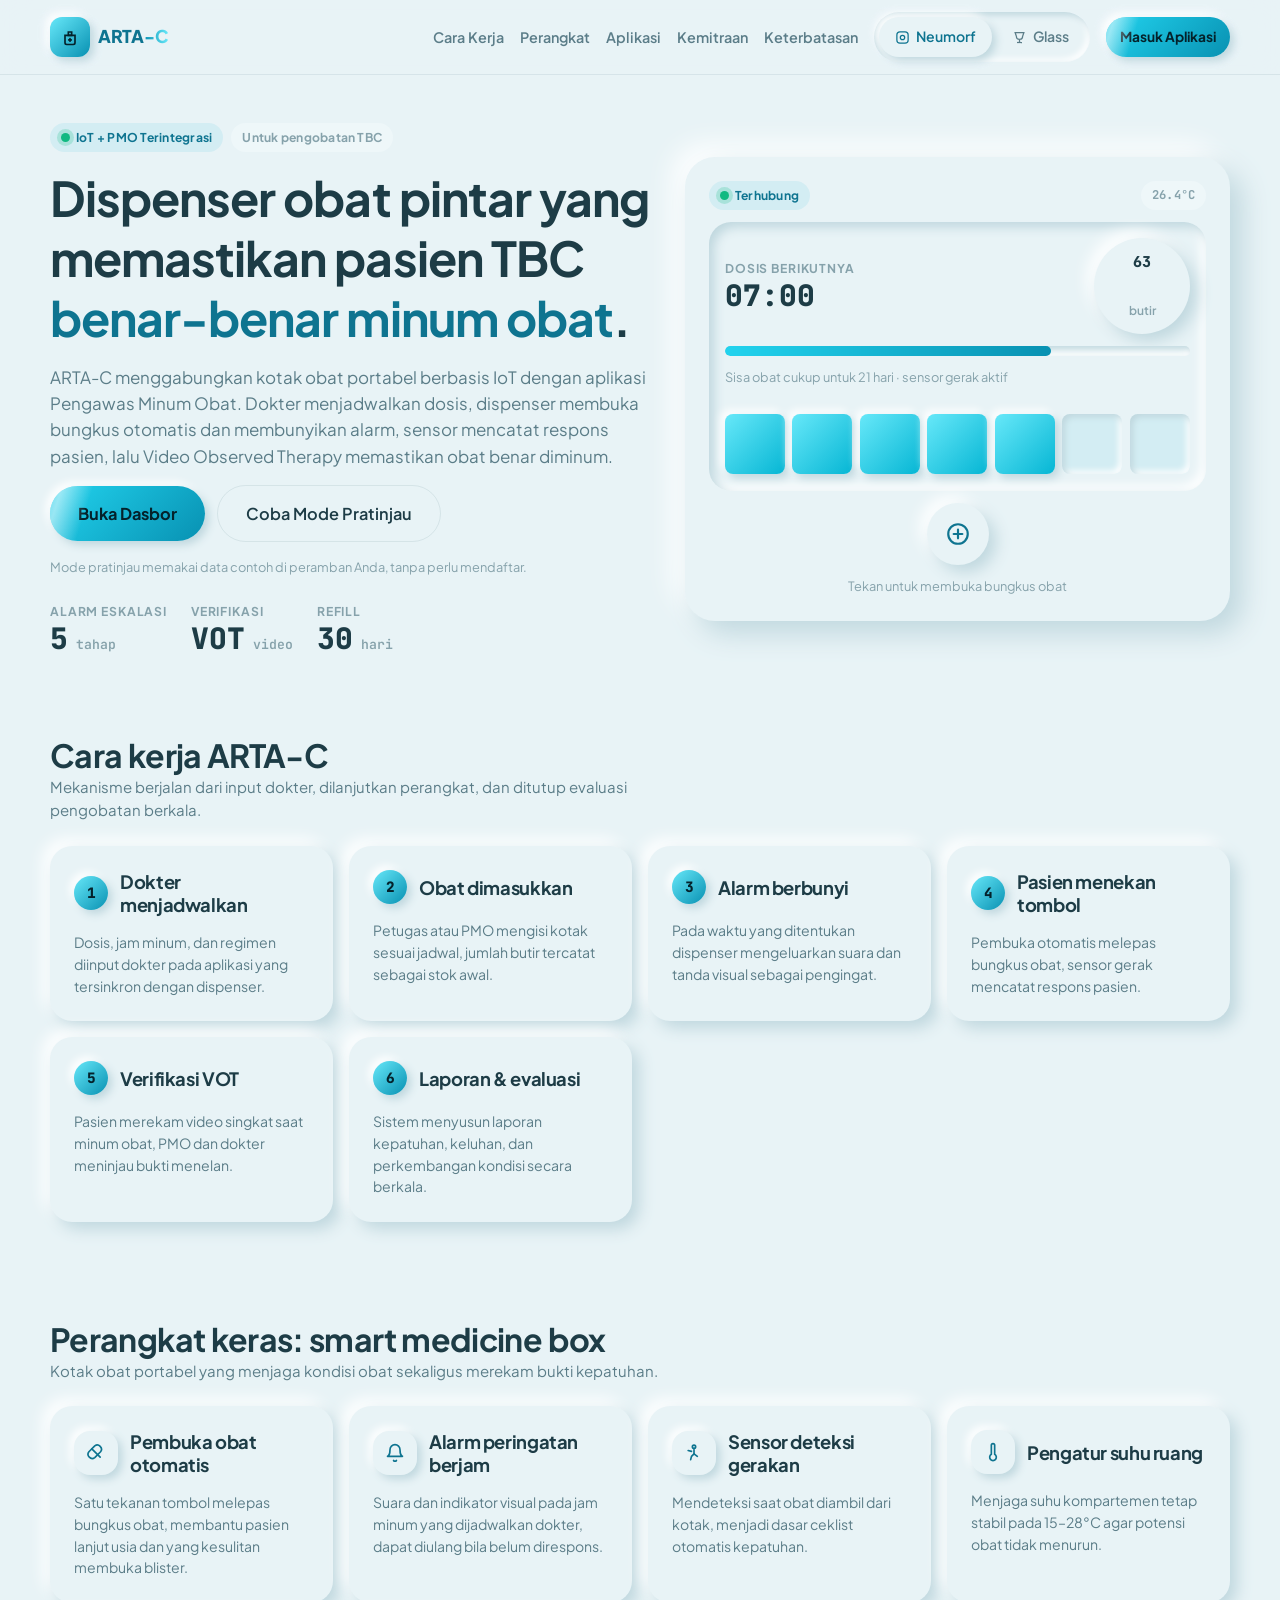
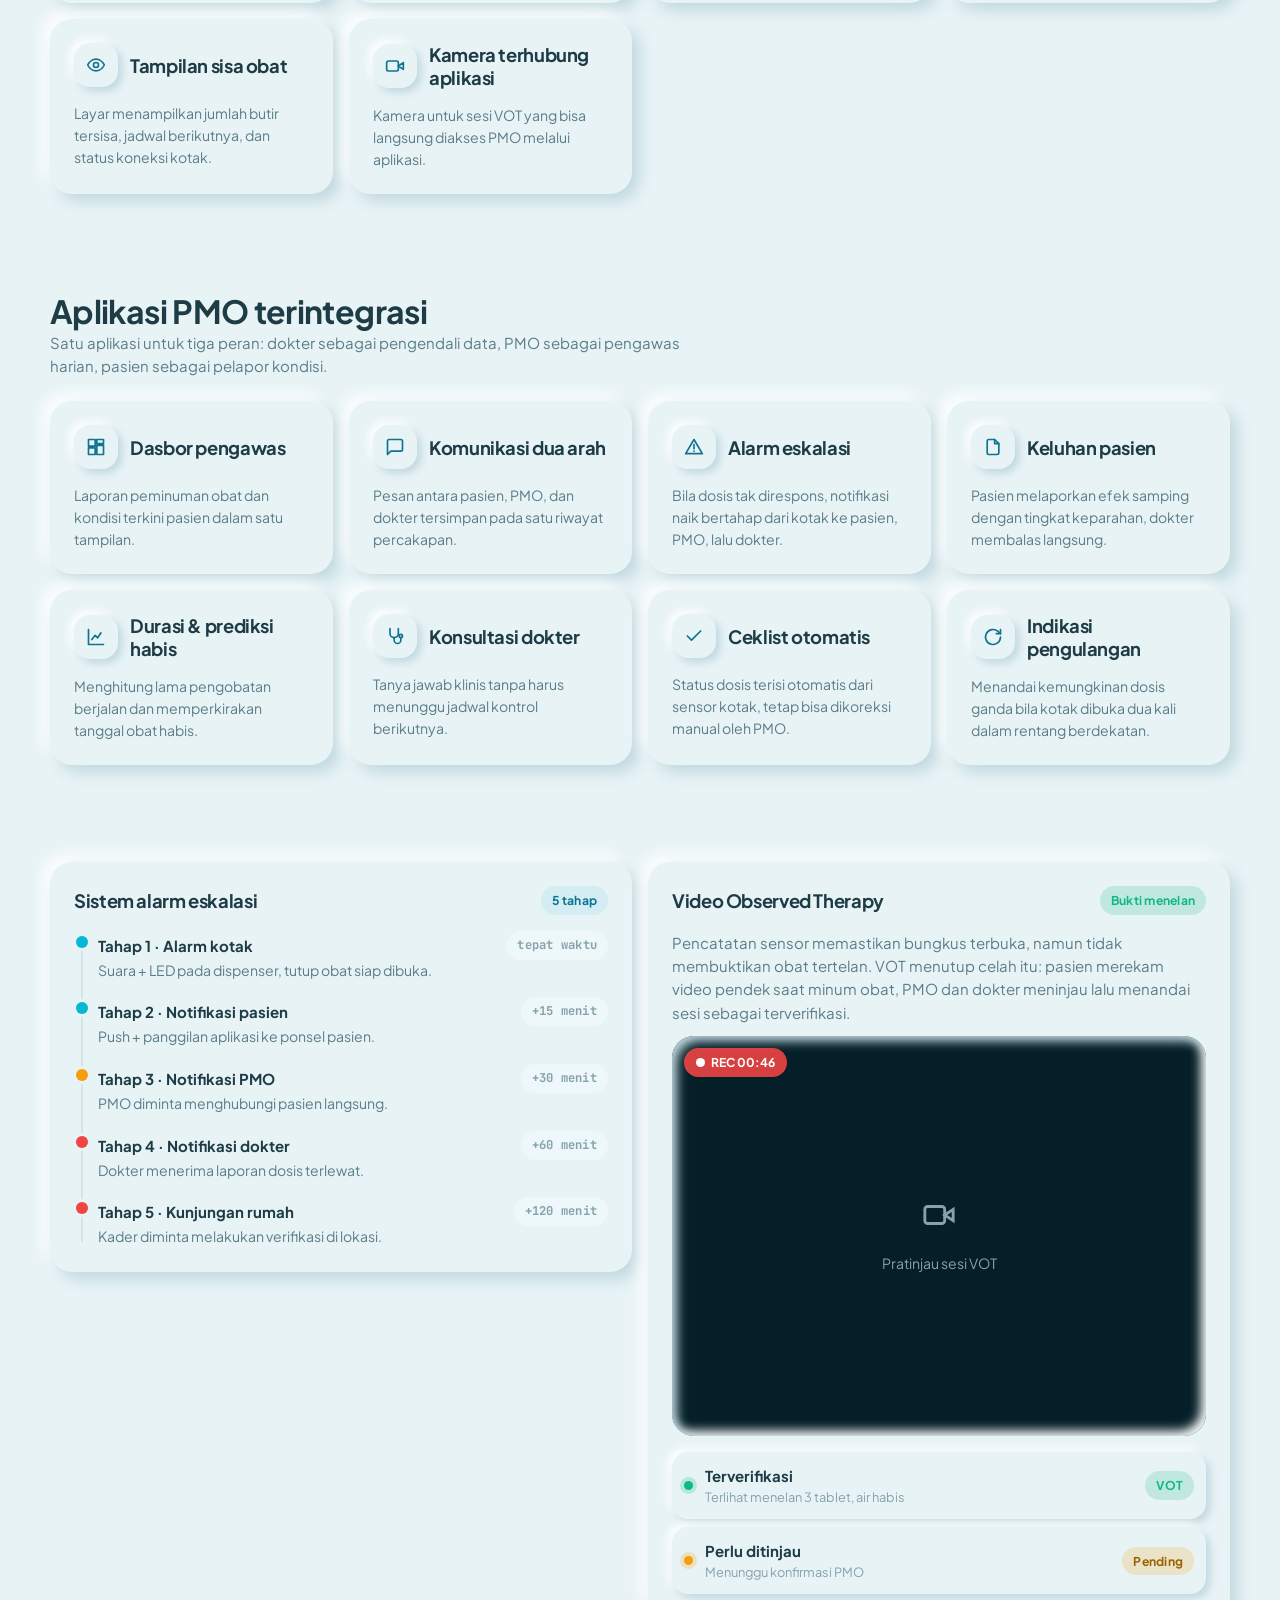
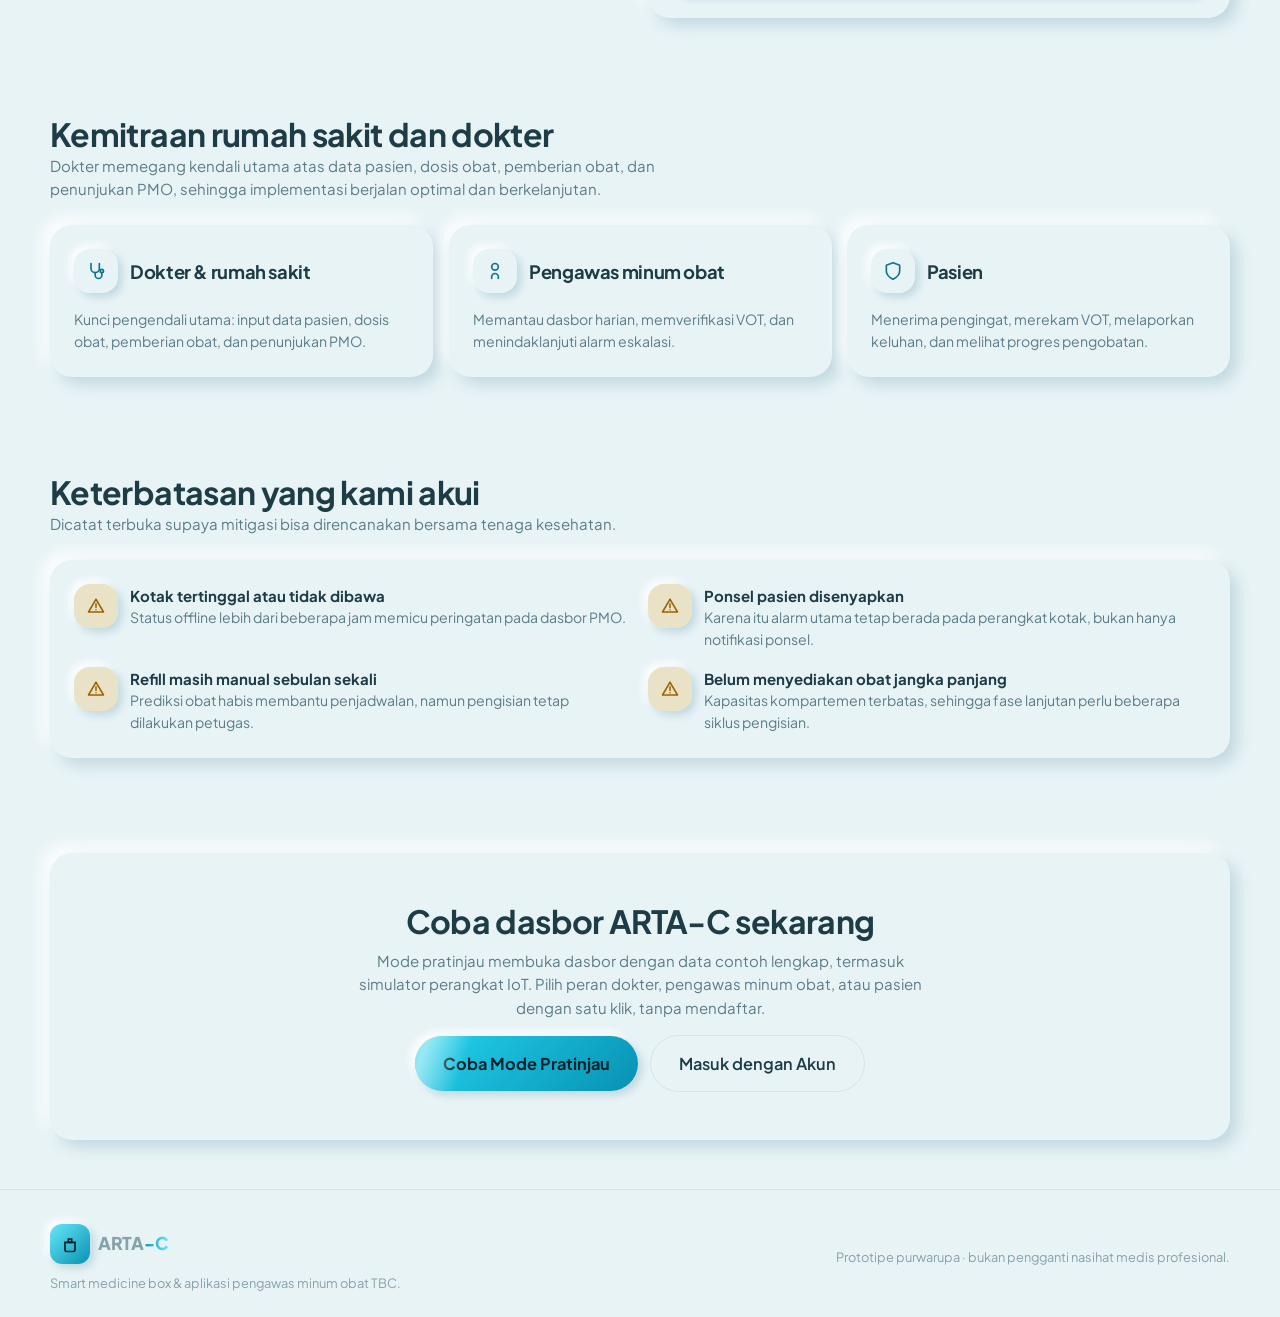
<file: public/index.html>
<!DOCTYPE html>
<html lang="id" data-theme="neu">
<head>
<meta charset="UTF-8">
<meta name="viewport" content="width=device-width, initial-scale=1">
<meta name="theme-color" content="#e8f3f6">
<meta name="description" content="ARTA-C: smart medicine box IoT dan aplikasi PMO terintegrasi untuk pendampingan pengobatan TBC. Alarm bertingkat, Video Observed Therapy, dan laporan kepatuhan real-time.">
<title>ARTA-C · Smart Medicine Box &amp; Aplikasi PMO TBC</title>

<link rel="icon" href="data:image/svg+xml,%3Csvg xmlns='http://www.w3.org/2000/svg' viewBox='0 0 32 32'%3E%3Crect width='32' height='32' rx='8' fill='%2306b6d4'/%3E%3Cpath d='M10 13h12v9a2 2 0 0 1-2 2h-8a2 2 0 0 1-2-2z' fill='%23fff'/%3E%3Cpath d='M14 9h4v4h-4z' fill='%23fff'/%3E%3C/svg%3E">
<link rel="preconnect" href="https://fonts.googleapis.com">
<link rel="preconnect" href="https://fonts.gstatic.com" crossorigin>
<link href="https://fonts.googleapis.com/css2?family=Plus+Jakarta+Sans:wght@400;500;600;700;800&family=JetBrains+Mono:wght@500;700&display=swap" rel="stylesheet">
<link rel="stylesheet" href="css/base.css">
<link rel="stylesheet" href="css/components.css">
<link rel="stylesheet" href="css/layout.css">
<link rel="stylesheet" href="css/animations.css">
<script>
  // apply the saved theme before first paint
  (function () {
    var t = localStorage.getItem("artac.theme");
    document.documentElement.setAttribute("data-theme", t === "glass" ? "glass" : "neu");
  })();
</script>
</head>
<body>
<div class="aurora" aria-hidden="true"><span></span><span></span><span></span></div>
<a class="skip-link" href="#main">Lompat ke konten utama</a>

<header class="topbar">
  <div class="wrap">
    <a class="brand" href="#top" aria-label="ARTA-C beranda">
      <span class="mark" aria-hidden="true">
        <svg width="20" height="20" viewBox="0 0 24 24" fill="none" stroke="currentColor" stroke-width="2" stroke-linecap="round">
          <path d="M6 10h12v9a2 2 0 0 1-2 2H8a2 2 0 0 1-2-2z"/><path d="M10 6h4v4h-4z"/><path d="M12 14v3"/><path d="M10.5 15.5h3"/>
        </svg>
      </span>
      <span class="txt">ARTA<em>-C</em></span>
    </a>
    <nav aria-label="Navigasi utama">
      <a href="#cara-kerja">Cara Kerja</a>
      <a href="#perangkat">Perangkat</a>
      <a href="#aplikasi">Aplikasi</a>
      <a href="#kemitraan">Kemitraan</a>
      <a href="#catatan">Keterbatasan</a>
    </nav>
    <div id="themeSwitch"></div>
    <a class="btn btn-primary btn-sm" href="app.html">Masuk Aplikasi</a>
  </div>
</header>

<main id="main">
  <!-- ============ HERO ============ -->
  <section class="hero" id="top">
    <div class="wrap hero-grid">
      <div data-reveal="left">
        <div class="eyebrow">
          <span class="badge"><span class="dot ok live"></span> IoT + PMO Terintegrasi</span>
          <span class="badge mute">Untuk pengobatan TBC</span>
        </div>
        <h1>Dispenser obat pintar yang memastikan pasien TBC <em>benar-benar minum obat</em>.</h1>
        <p class="lead">
          ARTA-C menggabungkan kotak obat portabel berbasis IoT dengan aplikasi Pengawas Minum Obat.
          Dokter menjadwalkan dosis, dispenser membuka bungkus otomatis dan membunyikan alarm,
          sensor mencatat respons pasien, lalu Video Observed Therapy memastikan obat benar diminum.
        </p>
        <div class="row wrapx mt-4">
          <a class="btn btn-primary btn-lg" href="app.html">Buka Dasbor</a>
          <a class="btn btn-ghost btn-lg" href="app.html?demo=1">Coba Mode Pratinjau</a>
        </div>
        <p class="tiny muted mt-4 mb-0">
          Mode pratinjau memakai data contoh di peramban Anda, tanpa perlu mendaftar.
        </p>
        <div class="row wrapx mt-5" style="gap:var(--sp-5)">
          <div class="stat"><span class="label">Alarm eskalasi</span>
            <span class="value"><span data-count="5">0</span><small> tahap</small></span></div>
          <div class="stat"><span class="label">Verifikasi</span><span class="value">VOT<small> video</small></span></div>
          <div class="stat"><span class="label">Refill</span>
            <span class="value"><span data-count="30">0</span><small> hari</small></span></div>
        </div>
      </div>

      <!-- device mockup -->
      <div class="device-float" data-reveal="right">
      <div class="device" role="img" aria-label="Ilustrasi dispenser ARTA-C dengan layar sisa obat, suhu, dan tombol pembuka">
        <div class="row between">
          <span class="badge"><span class="dot ok live"></span> Terhubung</span>
          <span class="badge mute num">26.4&deg;C</span>
        </div>
        <div class="screen">
          <div class="row between">
            <div class="stat"><span class="label">Dosis berikutnya</span><span class="value num">07:00</span></div>
            <div class="temp-ring">63<small>butir</small></div>
          </div>
          <div class="bar"><i style="width:70%"></i></div>
          <p class="tiny muted mb-0">Sisa obat cukup untuk 21 hari · sensor gerak aktif</p>
          <div class="pills" aria-hidden="true">
            <i class="full"></i><i class="full"></i><i class="full"></i><i class="full"></i><i class="full"></i><i></i><i></i>
          </div>
        </div>
        <div class="btn-ring" aria-hidden="true">
          <svg width="26" height="26" viewBox="0 0 24 24" fill="none" stroke="currentColor" stroke-width="2" stroke-linecap="round">
            <circle cx="12" cy="12" r="9"/><path d="M12 8v8"/><path d="M8 12h8"/>
          </svg>
        </div>
        <p class="tiny muted tc mb-0">Tekan untuk membuka bungkus obat</p>
      </div>
      </div>
    </div>
  </section>

  <!-- ============ CARA KERJA ============ -->
  <section class="section" id="cara-kerja">
    <div class="wrap">
      <div class="section-head" data-reveal>
        <h2>Cara kerja ARTA-C</h2>
        <p>Mekanisme berjalan dari input dokter, dilanjutkan perangkat, dan ditutup evaluasi pengobatan berkala.</p>
      </div>
      <div class="grid g-auto" id="steps"></div>
    </div>
  </section>

  <!-- ============ PERANGKAT ============ -->
  <section class="section" id="perangkat">
    <div class="wrap">
      <div class="section-head" data-reveal>
        <h2>Perangkat keras: smart medicine box</h2>
        <p>Kotak obat portabel yang menjaga kondisi obat sekaligus merekam bukti kepatuhan.</p>
      </div>
      <div class="grid g-auto" id="hardware"></div>
    </div>
  </section>

  <!-- ============ APLIKASI ============ -->
  <section class="section" id="aplikasi">
    <div class="wrap">
      <div class="section-head" data-reveal>
        <h2>Aplikasi PMO terintegrasi</h2>
        <p>Satu aplikasi untuk tiga peran: dokter sebagai pengendali data, PMO sebagai pengawas harian, pasien sebagai pelapor kondisi.</p>
      </div>
      <div class="grid g-auto" id="appfeat"></div>
    </div>
  </section>

  <!-- ============ ESKALASI ============ -->
  <section class="section">
    <div class="wrap">
      <div class="grid g-2" style="align-items:start" id="escWrap">
        <div class="card" data-reveal="left">
          <div class="card-head"><h3>Sistem alarm eskalasi</h3><span class="badge">5 tahap</span></div>
          <ol class="tl" id="escList"></ol>
        </div>
        <div class="card" data-reveal="right">
          <div class="card-head"><h3>Video Observed Therapy</h3><span class="badge ok">Bukti menelan</span></div>
          <p class="soft">
            Pencatatan sensor memastikan bungkus terbuka, namun tidak membuktikan obat tertelan.
            VOT menutup celah itu: pasien merekam video pendek saat minum obat, PMO dan dokter
            meninjau lalu menandai sesi sebagai terverifikasi.
          </p>
          <div class="cam-stage mb-4" aria-hidden="true">
            <div class="ph">
              <svg width="34" height="34" viewBox="0 0 24 24" fill="none" stroke="currentColor" stroke-width="2" stroke-linecap="round">
                <path d="m22 8-6 4 6 4V8Z"/><rect x="2" y="6" width="14" height="12" rx="2"/>
              </svg>
              <div class="small mt-4">Pratinjau sesi VOT</div>
            </div>
            <span class="rec-badge"><span class="dot" style="background:#fff"></span> REC 00:46</span>
          </div>
          <ul class="lst">
            <li><span class="dot ok"></span><div class="grow"><b>Terverifikasi</b><div class="tiny muted">Terlihat menelan 3 tablet, air habis</div></div><span class="badge ok">VOT</span></li>
            <li><span class="dot warn"></span><div class="grow"><b>Perlu ditinjau</b><div class="tiny muted">Menunggu konfirmasi PMO</div></div><span class="badge warn">Pending</span></li>
          </ul>
        </div>
      </div>
    </div>
  </section>

  <!-- ============ KEMITRAAN ============ -->
  <section class="section" id="kemitraan">
    <div class="wrap">
      <div class="section-head" data-reveal>
        <h2>Kemitraan rumah sakit dan dokter</h2>
        <p>Dokter memegang kendali utama atas data pasien, dosis obat, pemberian obat, dan penunjukan PMO, sehingga implementasi berjalan optimal dan berkelanjutan.</p>
      </div>
      <div class="grid g-3" id="roles"></div>
    </div>
  </section>

  <!-- ============ KETERBATASAN ============ -->
  <section class="section" id="catatan">
    <div class="wrap">
      <div class="section-head" data-reveal>
        <h2>Keterbatasan yang kami akui</h2>
        <p>Dicatat terbuka supaya mitigasi bisa direncanakan bersama tenaga kesehatan.</p>
      </div>
      <div class="card" data-reveal="zoom">
        <div class="grid g-2" id="limits"></div>
      </div>
    </div>
  </section>

  <section class="section">
    <div class="wrap">
      <div class="card tc" data-reveal="zoom" style="padding:var(--sp-7) var(--sp-5)">
        <h2 class="mb-2">Coba dasbor ARTA-C sekarang</h2>
        <p class="soft" style="max-width:52ch;margin-inline:auto">
          Mode pratinjau membuka dasbor dengan data contoh lengkap, termasuk simulator perangkat IoT.
          Pilih peran dokter, pengawas minum obat, atau pasien dengan satu klik, tanpa mendaftar.
        </p>
        <div class="row center wrapx mt-4">
          <a class="btn btn-primary btn-lg" href="app.html?demo=1">Coba Mode Pratinjau</a>
          <a class="btn btn-ghost btn-lg" href="app.html">Masuk dengan Akun</a>
        </div>
      </div>
    </div>
  </section>
</main>

<footer class="footer">
  <div class="wrap row between wrapx">
    <div>
      <div class="brand mb-2">
        <span class="mark" aria-hidden="true">
          <svg width="20" height="20" viewBox="0 0 24 24" fill="none" stroke="currentColor" stroke-width="2" stroke-linecap="round">
            <path d="M6 10h12v9a2 2 0 0 1-2 2H8a2 2 0 0 1-2-2z"/><path d="M10 6h4v4h-4z"/>
          </svg>
        </span>
        <span class="txt">ARTA<em>-C</em></span>
      </div>
      <p class="tiny mb-0">Smart medicine box &amp; aplikasi pengawas minum obat TBC.</p>
    </div>
    <p class="tiny mb-0">Prototipe purwarupa · bukan pengganti nasihat medis profesional.</p>
  </div>
</footer>

<script type="module" src="js/landing.js"></script>
</body>
</html>
</file>
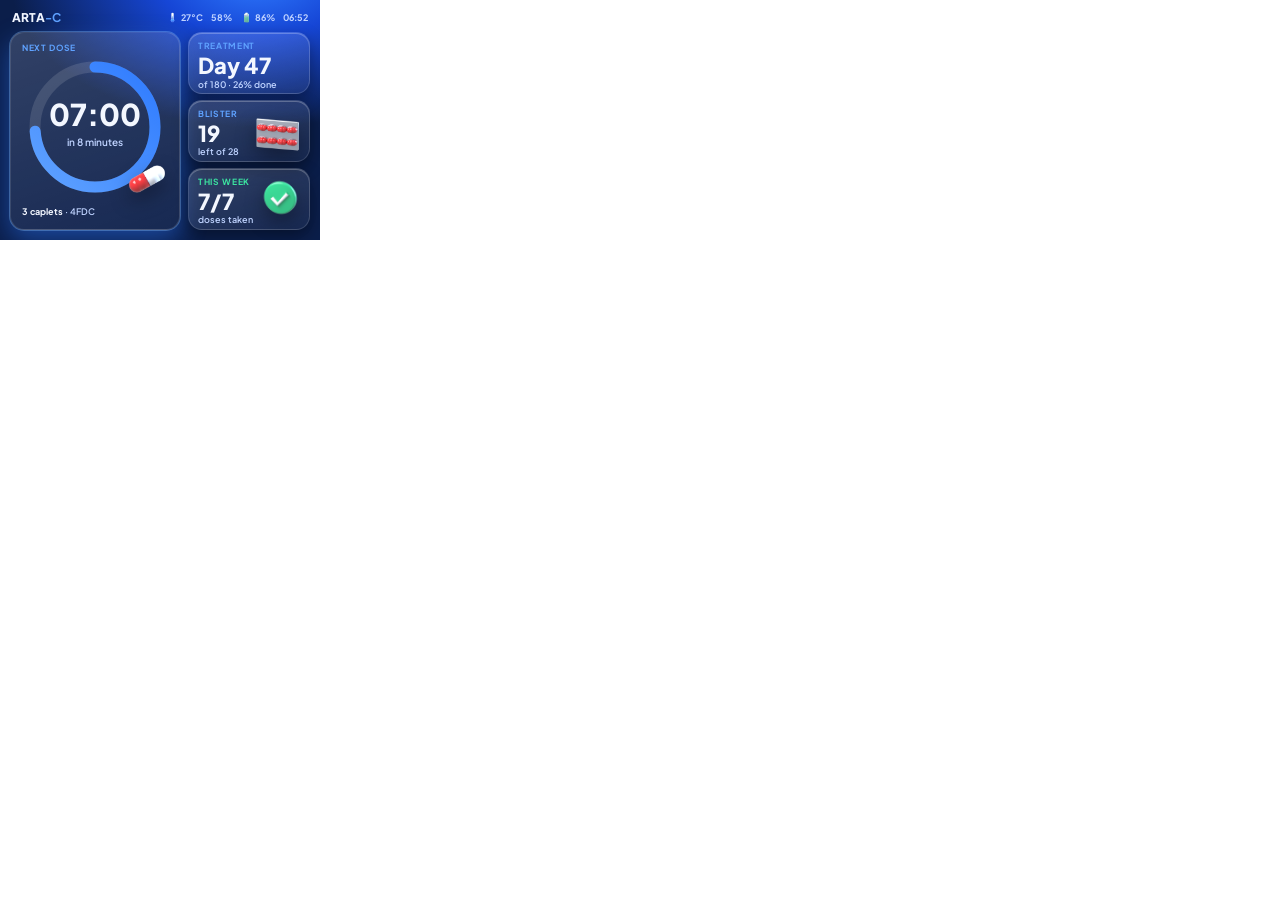
<file: ui3d/layar_alat.html>
<!doctype html>
<html lang="en">
<head>
<meta charset="utf-8">
<title>ARTA-C device UI (CYD 320x240) - concept B, glass depth</title>
<link href="https://fonts.googleapis.com/css2?family=Plus+Jakarta+Sans:wght@500;600;700;800&display=swap" rel="stylesheet">
<style>
  /* Token AQUENT, varian gelap "glass depth" untuk layar TFT */
  :root{--ink:#F3F7FF;--ink2:#BFD3FF;--mut:#86A2D6;--blue:#5FA2FF;--deep:#2F7BFF;--ok:#3CE3A0;--warn:#FFC24D;--red:#FF5A72;
        --card:linear-gradient(160deg,rgba(255,255,255,.16),rgba(255,255,255,.05));--line:rgba(255,255,255,.14);
        --raise:0 6px 16px rgba(0,0,0,.35),inset 0 1px 0 rgba(255,255,255,.25);
        --aura:0 0 0 1px rgba(140,198,255,.35),0 10px 26px rgba(47,123,255,.45)}
  *{box-sizing:border-box;margin:0;padding:0}
  html,body{width:320px;height:240px;overflow:hidden;font-family:"Plus Jakarta Sans","Segoe UI",sans-serif;color:var(--ink)}
  .scr{position:relative;width:320px;height:240px;overflow:hidden;display:none;
       background:radial-gradient(110% 90% at 80% -10%,#2F7BFF 0%,#1646D6 28%,#0B1E4A 70%)}
  .scr.red{background:radial-gradient(110% 90% at 80% -10%,#FF5A72 0%,#8E1F4A 32%,#1A0E2E 75%)}
  .scr.green{background:radial-gradient(110% 90% at 50% -10%,#3CE3A0 0%,#0E7A5E 32%,#06233A 75%)}
  .on{display:block}
  .card{position:absolute;border-radius:14px;background:var(--card);box-shadow:var(--raise);border:1px solid var(--line)}
  .hero{box-shadow:var(--aura)}
  .chip{position:absolute;font-size:8.5px;font-weight:700;letter-spacing:.08em;color:var(--blue);text-transform:uppercase}
  .top{position:absolute;left:12px;top:8px;right:12px;height:18px;display:flex;align-items:center;justify-content:space-between}
  .brand{font-weight:800;font-size:12px;letter-spacing:.02em}.brand b{color:var(--blue)}
  .stat{display:flex;gap:8px;font-size:9px;font-weight:700;color:var(--ink2);align-items:center}
  .stat img{width:13px;height:13px;vertical-align:-3px;margin-right:2px}
  .t{position:absolute}
  .big{font-weight:800;line-height:1}
  .lbl{font-size:9px;font-weight:600;color:var(--ink2)}
  .h1{font-size:19px;font-weight:800;line-height:1.15}
  .ico{position:absolute;filter:drop-shadow(0 8px 10px rgba(0,0,0,.35))}
  .btn{position:absolute;border-radius:999px;background:linear-gradient(135deg,#5FA2FF,#1646D6);color:#fff;font-weight:800;
       font-size:11px;display:flex;align-items:center;justify-content:center;box-shadow:0 6px 14px rgba(47,123,255,.5)}
  .btn.ghost{background:rgba(255,255,255,.12);box-shadow:none;border:1px solid var(--line);color:var(--ink2)}
  .dot{position:absolute;width:15px;height:9px;border-radius:5px}
  .row{position:absolute;left:12px;right:12px;height:30px;display:flex;align-items:center;justify-content:space-between;
       font-size:10.5px;font-weight:700;border-radius:11px;padding:0 10px;background:rgba(255,255,255,.08);border:1px solid var(--line)}
  .tog{width:30px;height:16px;border-radius:9px;background:var(--deep);position:relative}
  .tog::after{content:"";position:absolute;right:2px;top:2px;width:12px;height:12px;border-radius:50%;background:#fff}
  svg text{font-family:"Plus Jakarta Sans",sans-serif}
</style>
</head>
<body>

<!-- 1 BOOT -->
<section class="scr" id="boot">
  <img class="ico" src="ikon/pil.png" style="left:110px;top:30px;width:100px">
  <div class="t big" style="left:0;right:0;top:132px;text-align:center;font-size:30px">ARTA<span style="color:var(--blue)">-C</span></div>
  <div class="t lbl" style="left:0;right:0;top:168px;text-align:center;font-size:10px">Smart TB medication companion</div>
  <div class="t" style="left:90px;top:196px;width:140px;height:5px;border-radius:3px;background:rgba(255,255,255,.12)"></div>
  <div class="t" style="left:90px;top:196px;width:96px;height:5px;border-radius:3px;background:linear-gradient(90deg,#5FA2FF,#2F7BFF)"></div>
  <div class="t lbl" style="left:0;right:0;top:208px;text-align:center;font-size:8px;color:var(--mut)">Connecting to ARTA-C cloud…</div>
</section>

<!-- 2 HOME -->
<section class="scr" id="home">
  <div class="top"><div class="brand">ARTA<b>-C</b></div>
    <div class="stat"><span><img src="ikon/termometer.png">27°C</span><span>58%</span><span><img src="ikon/baterai.png">86%</span><span>06:52</span></div></div>
  <div class="card hero" style="left:10px;top:32px;width:170px;height:198px"></div>
  <div class="chip" style="left:22px;top:42px">Next dose</div>
  <svg style="position:absolute;left:24px;top:56px" width="142" height="142" viewBox="0 0 142 142">
    <defs><linearGradient id="g1" x1="0" y1="0" x2="1" y2="1"><stop offset="0" stop-color="#5FA2FF"/><stop offset="1" stop-color="#2F7BFF"/></linearGradient></defs>
    <circle cx="71" cy="71" r="60" fill="none" stroke="#fff" stroke-opacity=".12" stroke-width="11"/>
    <circle cx="71" cy="71" r="60" fill="none" stroke="url(#g1)" stroke-width="11" stroke-linecap="round" stroke-dasharray="377" stroke-dashoffset="99" transform="rotate(-90 71 71)"/>
    <text x="71" y="70" text-anchor="middle" font-size="30" font-weight="800" fill="#F3F7FF">07:00</text>
    <text x="71" y="90" text-anchor="middle" font-size="10" font-weight="600" fill="#BFD3FF">in 8 minutes</text>
  </svg>
  <img class="ico" src="ikon/pil.png" style="left:118px;top:150px;width:58px">
  <div class="t lbl" style="left:22px;top:206px"><b style="color:var(--ink)">3 caplets</b> · 4FDC</div>
  <div class="card" style="left:188px;top:32px;width:122px;height:62px"></div>
  <div class="chip" style="left:198px;top:40px">Treatment</div>
  <div class="t big" style="left:198px;top:54px;font-size:22px">Day 47</div>
  <div class="t lbl" style="left:198px;top:79px">of 180 · 26% done</div>
  <div class="card" style="left:188px;top:100px;width:122px;height:62px"></div>
  <img class="ico" src="ikon/blister.png" style="left:248px;top:106px;width:58px">
  <div class="chip" style="left:198px;top:108px">Blister</div>
  <div class="t big" style="left:198px;top:122px;font-size:22px">19</div>
  <div class="t lbl" style="left:198px;top:146px">left of 28</div>
  <div class="card" style="left:188px;top:168px;width:122px;height:62px"></div>
  <img class="ico" src="ikon/centang.png" style="left:258px;top:176px;width:44px">
  <div class="chip" style="left:198px;top:176px;color:var(--ok)">This week</div>
  <div class="t big" style="left:198px;top:190px;font-size:22px">7/7</div>
  <div class="t lbl" style="left:198px;top:214px">doses taken</div>
</section>

<!-- 3 ALARM -->
<section class="scr" id="alarm">
  <div class="top"><div class="brand">ARTA<b>-C</b></div><div class="stat"><span style="color:var(--warn)">● alarm</span><span>07:00</span></div></div>
  <img class="ico" src="ikon/lonceng.png" style="left:18px;top:40px;width:110px">
  <div class="chip" style="left:140px;top:48px;color:var(--warn)">Day 47 · morning dose</div>
  <div class="t h1" style="left:140px;top:62px;width:170px">Time for your<br>medicine</div>
  <div class="t lbl" style="left:140px;top:112px;font-size:10px">3 caplets · take with water</div>
  <div class="card" style="left:140px;top:132px;width:170px;height:36px"></div>
  <div class="t lbl" style="left:152px;top:138px">Respond within</div>
  <div class="t big" style="left:152px;top:150px;font-size:13px">59:12 <span style="font-size:9px;color:var(--mut);font-weight:600">min · PMO notified after</span></div>
  <div class="btn" style="left:12px;top:186px;width:200px;height:42px;font-size:13px">I'm ready ›</div>
  <div class="btn ghost" style="left:220px;top:186px;width:88px;height:42px">Snooze 5'</div>
</section>

<!-- 4 FACE -->
<section class="scr" id="face">
  <div class="top"><div class="brand">ARTA<b>-C</b></div><div class="stat"><span>Step 1 of 3</span><span>Face check</span></div></div>
  <div class="card hero" style="left:10px;top:32px;width:150px;height:198px;overflow:hidden;background:linear-gradient(180deg,#3B5C9E,#1B2F63)"></div>
  <svg style="position:absolute;left:10px;top:32px" width="150" height="198" viewBox="0 0 150 198">
    <ellipse cx="75" cy="86" rx="30" ry="37" fill="#9DB5E6" opacity=".55"/>
    <path d="M25 198 C30 150 120 150 125 198 Z" fill="#9DB5E6" opacity=".45"/>
    <g fill="none" stroke="#5FA2FF" stroke-width="4" stroke-linecap="round">
      <path d="M30 44 V30 H44"/><path d="M106 30 H120 V44"/><path d="M30 130 V144 H44"/><path d="M106 144 H120 V130"/></g>
    <line x1="34" y1="96" x2="116" y2="96" stroke="#3CE3A0" stroke-width="2" opacity=".9"/>
    <g fill="#3CE3A0"><circle cx="62" cy="78" r="2"/><circle cx="88" cy="78" r="2"/><circle cx="75" cy="94" r="2"/><circle cx="65" cy="106" r="2"/><circle cx="85" cy="106" r="2"/></g>
  </svg>
  <div class="chip" style="left:172px;top:44px">ESP32-CAM</div>
  <div class="t h1" style="left:172px;top:58px;font-size:16px">Look at the<br>camera</div>
  <svg style="position:absolute;left:172px;top:106px" width="64" height="64" viewBox="0 0 64 64">
    <circle cx="32" cy="32" r="27" fill="none" stroke="#fff" stroke-opacity=".12" stroke-width="7"/>
    <circle cx="32" cy="32" r="27" fill="none" stroke="#3CE3A0" stroke-width="7" stroke-linecap="round" stroke-dasharray="170" stroke-dashoffset="42" transform="rotate(-90 32 32)"/>
    <text x="32" y="37" text-anchor="middle" font-size="14" font-weight="800" fill="#F3F7FF">75%</text></svg>
  <div class="t lbl" style="left:244px;top:118px;width:66px">Matching<br>registered<br>patient…</div>
  <div class="t lbl" style="left:172px;top:184px;width:140px;color:var(--mut);font-size:8px">Photo is kept only as proof of intake for your PMO.</div>
</section>

<!-- 5 PPG -->
<section class="scr" id="ppg">
  <div class="top"><div class="brand">ARTA<b>-C</b></div><div class="stat"><span>Step 2 of 3</span><span style="color:var(--ok)">● finger detected</span></div></div>
  <div class="card hero" style="left:10px;top:32px;width:300px;height:96px"></div>
  <img class="ico" src="ikon/jantung.png" style="left:16px;top:34px;width:92px">
  <div class="chip" style="left:112px;top:42px">Heart rate</div>
  <div class="t big" style="left:112px;top:56px;font-size:38px">78<span style="font-size:13px;font-weight:700;color:var(--ink2)"> bpm</span></div>
  <svg style="position:absolute;left:112px;top:98px" width="190" height="26" viewBox="0 0 190 26">
    <path d="M0 15 L38 15 L44 4 L50 24 L56 13 L62 15 L104 15 L110 4 L116 24 L122 13 L128 15 L170 15 L176 4 L182 24 L188 13" fill="none" stroke="#5FA2FF" stroke-width="2.4" stroke-linejoin="round" stroke-linecap="round"/></svg>
  <div class="card" style="left:10px;top:136px;width:96px;height:94px"></div>
  <img class="ico" src="ikon/tetes.png" style="left:68px;top:140px;width:34px">
  <div class="chip" style="left:20px;top:144px">SpO₂</div>
  <div class="t big" style="left:20px;top:162px;font-size:28px">98<span style="font-size:12px">%</span></div>
  <div class="t lbl" style="left:20px;top:196px;color:var(--ok);font-weight:800">● normal</div>
  <div class="card" style="left:112px;top:136px;width:96px;height:94px"></div>
  <div class="chip" style="left:122px;top:144px">Blood press.*</div>
  <div class="t big" style="left:122px;top:164px;font-size:22px">118<span style="font-size:13px;color:var(--ink2)">/76</span></div>
  <div class="t lbl" style="left:122px;top:196px">mmHg · estimate</div>
  <div class="card" style="left:214px;top:136px;width:96px;height:94px"></div>
  <div class="chip" style="left:224px;top:144px">Glucose*</div>
  <div class="t big" style="left:224px;top:164px;font-size:22px">105</div>
  <div class="t lbl" style="left:224px;top:196px">mg/dL · estimate</div>
</section>

<!-- 6 DISPENSE -->
<section class="scr" id="dispense">
  <div class="top"><div class="brand">ARTA<b>-C</b></div><div class="stat"><span>Step 3 of 3</span><span>Dispensing</span></div></div>
  <div class="card hero" style="left:10px;top:32px;width:132px;height:198px"></div>
  <div class="chip" style="left:22px;top:42px">Blister · row 2</div>
  <div id="grid"></div>
  <div class="chip" style="left:156px;top:44px">Dispensing</div>
  <div class="t big" style="left:156px;top:60px;font-size:40px">2<span style="font-size:18px;color:var(--ink2)"> of 3</span></div>
  <div class="t lbl" style="left:156px;top:106px;font-size:10px">Plunger pressing caplet…</div>
  <div class="t" style="left:156px;top:126px;width:152px;height:8px;border-radius:4px;background:rgba(255,255,255,.12)"></div>
  <div class="t" style="left:156px;top:126px;width:101px;height:8px;border-radius:4px;background:linear-gradient(90deg,#5FA2FF,#3CE3A0)"></div>
  <img class="ico" src="ikon/pil.png" style="left:236px;top:150px;width:72px">
  <div class="t lbl" style="left:156px;top:154px;width:80px">Collect from<br>the tray below ↓</div>
  <div class="t lbl" style="left:156px;top:208px;color:var(--mut);font-size:8px">Please don't open the device.</div>
</section>

<!-- 7 DONE -->
<section class="scr green" id="done">
  <img class="ico" src="ikon/centang.png" style="left:118px;top:20px;width:84px">
  <div class="t big" style="left:0;right:0;top:112px;text-align:center;font-size:22px">Dose complete</div>
  <div class="t lbl" style="left:0;right:0;top:140px;text-align:center;font-size:10.5px;color:#CFFBEA">3 caplets taken · 07:04 · face verified</div>
  <div class="card" style="left:40px;top:162px;width:240px;height:58px"></div>
  <div class="t lbl" style="left:54px;top:172px;color:#CFFBEA">Sent to your PMO ✓</div>
  <div class="t big" style="left:54px;top:188px;font-size:16px">Streak 12 days <span style="font-size:10px;color:#CFFBEA">· 133 to go</span></div>
</section>

<!-- 8 REFILL -->
<section class="scr" id="refill">
  <div class="top"><div class="brand">ARTA<b>-C</b></div><div class="stat"><span style="color:var(--warn)">● blister empty</span></div></div>
  <img class="ico" src="ikon/wadah.png" style="left:16px;top:34px;width:96px">
  <div class="chip" style="left:124px;top:44px">Refill · for PMO</div>
  <div class="t h1" style="left:124px;top:58px;font-size:16px">Insert a new<br>blister holder</div>
  <div class="row" style="left:124px;right:10px;top:104px"><span>1  Clip blister, domes front</span></div>
  <div class="row" style="left:124px;right:10px;top:138px"><span>2  Slide into top slot</span></div>
  <div class="row" style="left:124px;right:10px;top:172px"><span>3  Confirm 28 caplets</span></div>
  <div class="btn" style="left:16px;top:196px;width:96px;height:32px">Start ›</div>
</section>

<!-- 9 MISSED -->
<section class="scr red" id="missed">
  <div class="top"><div class="brand">ARTA<b>-C</b></div><div class="stat"><span>08:01</span></div></div>
  <img class="ico" src="ikon/lonceng.png" style="left:20px;top:38px;width:92px">
  <div class="chip" style="left:126px;top:46px;color:#FFC2CC">Dose missed</div>
  <div class="t h1" style="left:126px;top:60px;font-size:17px">Your PMO has<br>been notified</div>
  <div class="t lbl" style="left:126px;top:106px;width:184px;color:#FFD9DF">Morning dose not taken within 60 min. You can still take it now.</div>
  <div class="btn" style="left:126px;top:150px;width:184px;height:38px;background:linear-gradient(135deg,#FF7A8E,#C3264A);box-shadow:0 6px 14px rgba(255,90,114,.5)">Take it now ›</div>
  <div class="btn ghost" style="left:126px;top:196px;width:184px;height:30px;color:#FFD9DF">Call PMO</div>
</section>

<!-- 10 SETTINGS -->
<section class="scr" id="settings">
  <div class="top"><div class="brand">Settings</div><div class="stat"><span>v1.0</span></div></div>
  <div class="row" style="top:32px"><span>Language</span><span style="color:var(--blue)">English · Bahasa</span></div>
  <div class="row" style="top:66px"><span>Wi-Fi</span><span style="color:var(--ok)">● ARTA-Home</span></div>
  <div class="row" style="top:100px"><span>Alarm volume</span><span class="tog"></span></div>
  <div class="row" style="top:134px"><span>Calibrate plunger & holder</span><span style="color:var(--blue)">›</span></div>
  <div class="row" style="top:168px"><span>Re-enroll face</span><span style="color:var(--blue)">›</span></div>
  <div class="row" style="top:202px"><span>Device ID</span><span style="color:var(--mut)">dev-ARTAC-0071</span></div>
</section>

<script>
  // grid blister 4x7: baris 1 kosong (sudah diminum), baris 2 sedang, sisanya penuh
  const g = document.getElementById("grid");
  for (let r = 0; r < 7; r++) for (let c = 0; c < 4; c++) {
    const d = document.createElement("div"); d.className = "dot";
    d.style.left = (26 + c * 28) + "px"; d.style.top = (204 - r * 22) + "px";
    d.style.width = "20px"; d.style.height = "12px";
    const row = r + 1;
    d.style.background = row === 1 ? "rgba(255,255,255,.10)" :
      row === 2 ? (c < 1 ? "rgba(255,255,255,.10)" : c === 1 ? "#3CE3A0" : "#FF5A72") : "#FF5A72";
    if (row === 2 && c === 1) d.style.boxShadow = "0 0 10px #3CE3A0";
    g.appendChild(d);
  }
  const s = location.hash.slice(1) || "home";
  document.getElementById(s).classList.add("on");
</script>
</body>
</html>
</file>
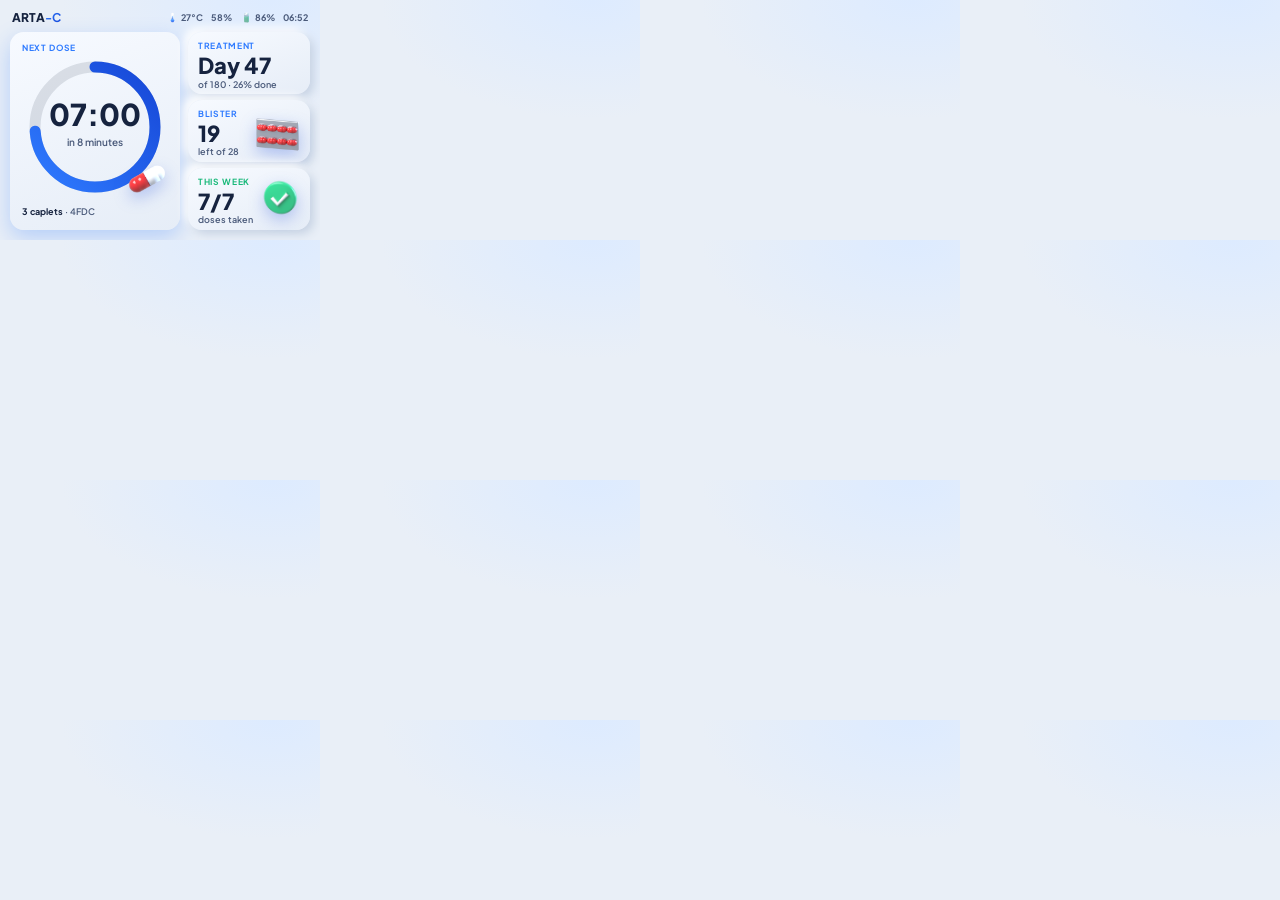
<file: ui3d/konsep/layar.html>
<!doctype html>
<html lang="en">
<head>
<meta charset="utf-8">
<title>ARTA-C device UI concept</title>
<link rel="preconnect" href="https://fonts.googleapis.com">
<link href="https://fonts.googleapis.com/css2?family=Plus+Jakarta+Sans:wght@500;600;700;800&display=swap" rel="stylesheet">
<style>
  *{box-sizing:border-box;margin:0;padding:0}
  html,body{width:320px;height:240px;overflow:hidden;font-family:"Plus Jakarta Sans","Segoe UI",sans-serif}
  .scr{position:relative;width:320px;height:240px;overflow:hidden;display:none}
  .on{display:block}
  /* ---------- Konsep A: neumorph terang (AQUENT) ---------- */
  .A{--bg:#E9EFF7;--card:linear-gradient(160deg,#F7FAFF,#E6EDF7);--ink:#16233F;--ink2:#4A5A7A;--mut:#8392AE;
     --blue:#2F7BFF;--deep:#1646D6;--ok:#19B97A;--warn:#F5A524;--red:#E8364E;
     --raise:4px 4px 10px #C6D2E3,-4px -4px 10px #FFFFFF;--aura:0 8px 22px rgba(47,123,255,.28);
     background:radial-gradient(120% 90% at 85% 0%,#DDEBFF 0%,#E9EFF7 55%);color:var(--ink)}
  /* ---------- Konsep B: kaca biru tua berkedalaman ---------- */
  .B{--bg:#0B1E4A;--card:linear-gradient(160deg,rgba(255,255,255,.16),rgba(255,255,255,.05));--ink:#F3F7FF;--ink2:#BFD3FF;
     --mut:#86A2D6;--blue:#5FA2FF;--deep:#2F7BFF;--ok:#3CE3A0;--warn:#FFC24D;--red:#FF5A72;
     --raise:0 6px 16px rgba(0,0,0,.35),inset 0 1px 0 rgba(255,255,255,.25);--aura:0 0 0 1px rgba(140,198,255,.35),0 10px 26px rgba(47,123,255,.45);
     background:radial-gradient(110% 90% at 80% -10%,#2F7BFF 0%,#1646D6 28%,#0B1E4A 70%);color:var(--ink)}
  .B .card{backdrop-filter:blur(6px);border:1px solid rgba(255,255,255,.14)}
  .card{position:absolute;border-radius:14px;background:var(--card);box-shadow:var(--raise)}
  .hero{box-shadow:var(--aura)}
  .chip{position:absolute;font-size:8.5px;font-weight:700;letter-spacing:.08em;color:var(--blue);text-transform:uppercase}
  .top{position:absolute;left:12px;top:8px;right:12px;height:18px;display:flex;align-items:center;justify-content:space-between}
  .brand{font-weight:800;font-size:12px;letter-spacing:.02em}
  .brand b{background:linear-gradient(135deg,var(--blue),var(--deep));-webkit-background-clip:text;color:transparent}
  .stat{display:flex;gap:8px;font-size:9px;font-weight:700;color:var(--ink2);align-items:center}
  .stat img{width:13px;height:13px;vertical-align:-3px;margin-right:2px}
  .big{font-weight:800;line-height:1}
  .lbl{font-size:9px;font-weight:600;color:var(--ink2)}
  .ico{position:absolute;filter:drop-shadow(0 6px 8px rgba(22,70,214,.28))}
  .btn{position:absolute;border-radius:999px;background:linear-gradient(135deg,#2F7BFF,#1646D6);color:#fff;font-weight:800;
       font-size:11px;display:flex;align-items:center;justify-content:center;box-shadow:0 6px 14px rgba(47,123,255,.45)}
  svg text{font-family:"Plus Jakarta Sans",sans-serif}
</style>
</head>
<body>
<!-- ================= BERANDA ================= -->
<section class="scr" id="home">
  <div class="top"><div class="brand">ARTA<b>-C</b></div>
    <div class="stat"><span><img src="../ikon/termometer.png">27°C</span><span>58%</span><span><img src="../ikon/baterai.png">86%</span><span>06:52</span></div></div>
  <div class="card hero" style="left:10px;top:32px;width:170px;height:198px"></div>
  <div class="chip" style="left:22px;top:42px">Next dose</div>
  <svg style="position:absolute;left:24px;top:56px" width="142" height="142" viewBox="0 0 142 142">
    <defs><linearGradient id="g" x1="0" y1="0" x2="1" y2="1"><stop offset="0" stop-color="var(--blue)"/><stop offset="1" stop-color="var(--deep)"/></linearGradient></defs>
    <circle cx="71" cy="71" r="60" fill="none" stroke="currentColor" stroke-opacity=".12" stroke-width="11"/>
    <circle cx="71" cy="71" r="60" fill="none" stroke="url(#g)" stroke-width="11" stroke-linecap="round"
            stroke-dasharray="377" stroke-dashoffset="99" transform="rotate(-90 71 71)"/>
    <text x="71" y="70" text-anchor="middle" font-size="30" font-weight="800" fill="currentColor">07:00</text>
    <text x="71" y="90" text-anchor="middle" font-size="10" font-weight="600" fill="var(--ink2)">in 8 minutes</text>
  </svg>
  <img class="ico" src="../ikon/pil.png" style="left:118px;top:150px;width:58px">
  <div class="lbl" style="position:absolute;left:22px;top:206px"><b style="color:var(--ink)">3 caplets</b> · 4FDC</div>
  <div class="card" style="left:188px;top:32px;width:122px;height:62px"></div>
  <div class="chip" style="left:198px;top:40px">Treatment</div>
  <div class="big" style="position:absolute;left:198px;top:54px;font-size:22px">Day 47</div>
  <div class="lbl" style="position:absolute;left:198px;top:79px">of 180 · 26% done</div>
  <div class="card" style="left:188px;top:100px;width:122px;height:62px"></div>
  <img class="ico" src="../ikon/blister.png" style="left:248px;top:106px;width:58px">
  <div class="chip" style="left:198px;top:108px">Blister</div>
  <div class="big" style="position:absolute;left:198px;top:122px;font-size:22px">19</div>
  <div class="lbl" style="position:absolute;left:198px;top:146px">left of 28</div>
  <div class="card" style="left:188px;top:168px;width:122px;height:62px"></div>
  <img class="ico" src="../ikon/centang.png" style="left:258px;top:176px;width:44px">
  <div class="chip" style="left:198px;top:176px;color:var(--ok)">This week</div>
  <div class="big" style="position:absolute;left:198px;top:190px;font-size:22px">7/7</div>
  <div class="lbl" style="position:absolute;left:198px;top:214px">doses taken</div>
</section>

<!-- ================= CEK PPG ================= -->
<section class="scr" id="ppg">
  <div class="top"><div class="brand">ARTA<b>-C</b></div>
    <div class="stat"><span>PPG check</span><span style="color:var(--ok)">● finger detected</span></div></div>
  <div class="card hero" style="left:10px;top:32px;width:300px;height:96px"></div>
  <img class="ico" src="../ikon/jantung.png" style="left:16px;top:34px;width:92px">
  <div class="chip" style="left:112px;top:42px">Heart rate</div>
  <div class="big" style="position:absolute;left:112px;top:56px;font-size:38px">78<span style="font-size:13px;font-weight:700;color:var(--ink2)"> bpm</span></div>
  <svg style="position:absolute;left:112px;top:98px" width="190" height="26" viewBox="0 0 190 26">
    <path d="M0 15 L30 15 L38 15 L44 4 L50 24 L56 13 L62 15 L96 15 L104 15 L110 4 L116 24 L122 13 L128 15 L162 15 L170 15 L176 4 L182 24 L188 13"
          fill="none" stroke="var(--blue)" stroke-width="2.4" stroke-linejoin="round" stroke-linecap="round"/>
  </svg>
  <div class="card" style="left:10px;top:136px;width:96px;height:94px"></div>
  <img class="ico" src="../ikon/tetes.png" style="left:68px;top:140px;width:34px">
  <div class="chip" style="left:20px;top:144px">SpO₂</div>
  <div class="big" style="position:absolute;left:20px;top:162px;font-size:28px">98<span style="font-size:12px">%</span></div>
  <div class="lbl" style="position:absolute;left:20px;top:196px;color:var(--ok);font-weight:800">● normal</div>
  <div class="card" style="left:112px;top:136px;width:96px;height:94px"></div>
  <div class="chip" style="left:122px;top:144px">Blood press.*</div>
  <div class="big" style="position:absolute;left:122px;top:164px;font-size:22px">118<span style="font-size:13px;color:var(--ink2)">/76</span></div>
  <div class="lbl" style="position:absolute;left:122px;top:196px">mmHg · estimate</div>
  <div class="card" style="left:214px;top:136px;width:96px;height:94px"></div>
  <div class="chip" style="left:224px;top:144px">Glucose*</div>
  <div class="big" style="position:absolute;left:224px;top:164px;font-size:22px">105</div>
  <div class="lbl" style="position:absolute;left:224px;top:196px">mg/dL · estimate</div>
  <div class="lbl" style="position:absolute;left:12px;top:232px;font-size:6.5px;color:var(--mut)"></div>
</section>
<script>
  const [c, s] = (location.hash.slice(1) || "A-home").split("-");
  document.body.classList.add(c);
  document.getElementById(s).classList.add("on", c);
</script>
</body>
</html>
</file>
<file: public/css/base.css>
/* ============================================================
   ARTA-C — base tokens & reset
   Two themes share this file: [data-theme="neu"] and [data-theme="glass"]
   Palette is anchored on cyan + white.
   ============================================================ */

:root {
  /* cyan ramp */
  --cy-50:  #ecfeff;
  --cy-100: #cffafe;
  --cy-200: #a5f3fc;
  --cy-300: #67e8f9;
  --cy-400: #22d3ee;
  --cy-500: #06b6d4;
  --cy-600: #0891b2;
  --cy-700: #0e7490;
  --cy-800: #155e75;
  --cy-900: #164e63;

  --white: #ffffff;

  /* semantic */
  --ok:    #10b981;
  --warn:  #f59e0b;
  --dang:  #ef4444;
  --info:  var(--cy-500);

  /* spacing / geometry */
  --sp-1: 4px;
  --sp-2: 8px;
  --sp-3: 12px;
  --sp-4: 16px;
  --sp-5: 24px;
  --sp-6: 32px;
  --sp-7: 48px;

  --r-sm: 10px;
  --r-md: 16px;
  --r-lg: 22px;
  --r-xl: 30px;
  --r-pill: 999px;

  --ff: "Plus Jakarta Sans", "Segoe UI", system-ui, -apple-system, sans-serif;
  --ff-num: "JetBrains Mono", ui-monospace, "Consolas", monospace;

  --t-fast: 140ms cubic-bezier(.4, 0, .2, 1);
  --t-med: 260ms cubic-bezier(.4, 0, .2, 1);

  --sidebar-w: 260px;
  --header-h: 68px;
}

/* ---------- reset ---------- */
*, *::before, *::after { box-sizing: border-box; }

html, body { height: 100%; }

body {
  margin: 0;
  font-family: var(--ff);
  font-size: 15px;
  line-height: 1.55;
  color: var(--fg);
  background: var(--bg);
  -webkit-font-smoothing: antialiased;
  text-rendering: optimizeLegibility;
  transition: background var(--t-med), color var(--t-med);
  overflow-x: hidden;
}

h1, h2, h3, h4, h5 { margin: 0; font-weight: 700; line-height: 1.25; letter-spacing: -.02em; }
h1 { font-size: clamp(1.9rem, 4vw, 3rem); }
h2 { font-size: clamp(1.4rem, 2.6vw, 2rem); }
h3 { font-size: 1.15rem; }
h4 { font-size: 1rem; }
p { margin: 0 0 var(--sp-3); }
a { color: var(--accent-ink); text-decoration: none; }
a:hover { text-decoration: underline; }
img, video, canvas { max-width: 100%; display: block; }
ul, ol { margin: 0; padding-left: 1.2em; }

button, input, select, textarea { font: inherit; color: inherit; }
button { cursor: pointer; }

:focus-visible {
  outline: 3px solid var(--focus);
  outline-offset: 2px;
  border-radius: 6px;
}

/* screen-reader only */
.sr-only {
  position: absolute; width: 1px; height: 1px;
  padding: 0; margin: -1px; overflow: hidden;
  clip: rect(0 0 0 0); white-space: nowrap; border: 0;
}

.skip-link {
  position: absolute; left: var(--sp-4); top: -60px;
  z-index: 200; padding: var(--sp-2) var(--sp-4);
  background: var(--cy-700); color: #fff; border-radius: var(--r-sm);
  transition: top var(--t-fast);
}
.skip-link:focus { top: var(--sp-4); }

/* ============================================================
   THEME 1 — NEUMORPHISM
   Soft extruded surfaces on a single tinted-white plane.
   ============================================================ */
[data-theme="neu"] {
  --bg: #e8f3f6;
  --bg-2: #e8f3f6;
  --surface: #e8f3f6;
  --surface-2: #eef7f9;
  --surface-ink: #e8f3f6;

  --fg: #1d3c46;
  --fg-soft: #5b7d88;
  --fg-mute: #86a2ab;

  --accent: var(--cy-500);
  --accent-ink: var(--cy-700);
  --accent-soft: #d3edf3;

  --line: rgba(23, 78, 92, .09);
  --focus: var(--cy-600);

  /* neumorphic light/dark shadow pair */
  --nl: #ffffff;
  --nd: #bfd7de;

  --sh-out: 7px 7px 16px var(--nd), -7px -7px 16px var(--nl);
  --sh-out-sm: 4px 4px 9px var(--nd), -4px -4px 9px var(--nl);
  --sh-out-lg: 12px 12px 28px var(--nd), -12px -12px 28px var(--nl);
  --sh-in: inset 5px 5px 11px var(--nd), inset -5px -5px 11px var(--nl);
  --sh-in-sm: inset 3px 3px 6px var(--nd), inset -3px -3px 6px var(--nl);

  --card-bd: 0 solid transparent;
  --blur: none;
}

/* ============================================================
   THEME 2 — GLASSMORPHISM
   Frosted translucent panes over a deep cyan aurora.
   ============================================================ */
[data-theme="glass"] {
  --bg: #04212b;
  --bg-2: #062f3d;
  --surface: rgba(255, 255, 255, .1);
  --surface-2: rgba(255, 255, 255, .16);
  --surface-ink: rgba(4, 33, 43, .72);

  --fg: #eafbff;
  --fg-soft: #a9d7e3;
  --fg-mute: #7fb3c2;

  --accent: var(--cy-300);
  --accent-ink: var(--cy-200);
  --accent-soft: rgba(103, 232, 249, .16);

  --line: rgba(255, 255, 255, .18);
  --focus: var(--cy-300);

  --sh-out: 0 10px 30px rgba(2, 18, 24, .38);
  --sh-out-sm: 0 6px 16px rgba(2, 18, 24, .3);
  --sh-out-lg: 0 22px 60px rgba(2, 18, 24, .45);
  --sh-in: inset 0 1px 0 rgba(255, 255, 255, .22);
  --sh-in-sm: inset 0 1px 0 rgba(255, 255, 255, .16);

  --card-bd: 1px solid var(--line);
  --blur: saturate(150%) blur(18px);
}

/* aurora backdrop, only rendered for the glass theme */
.aurora { display: none; }
[data-theme="glass"] .aurora {
  display: block;
  position: fixed;
  inset: 0;
  z-index: -1;
  overflow: hidden;
  background:
    radial-gradient(1100px 620px at 12% -10%, #0e7490 0%, transparent 60%),
    radial-gradient(900px 560px at 92% 8%, #155e75 0%, transparent 62%),
    linear-gradient(160deg, #04212b 0%, #062f3d 55%, #04212b 100%);
}
[data-theme="glass"] .aurora span {
  position: absolute;
  border-radius: 50%;
  filter: blur(70px);
  opacity: .5;
  animation: drift 22s ease-in-out infinite alternate;
}
[data-theme="glass"] .aurora span:nth-child(1) {
  width: 46vw; height: 46vw; left: -8vw; top: 4vh;
  background: var(--cy-400);
}
[data-theme="glass"] .aurora span:nth-child(2) {
  width: 38vw; height: 38vw; right: -6vw; top: 34vh;
  background: var(--cy-300); animation-duration: 28s;
}
[data-theme="glass"] .aurora span:nth-child(3) {
  width: 34vw; height: 34vw; left: 32vw; bottom: -12vh;
  background: #22d3ee; opacity: .3; animation-duration: 34s;
}

@keyframes drift {
  from { transform: translate3d(0, 0, 0) scale(1); }
  to   { transform: translate3d(4vw, -6vh, 0) scale(1.14); }
}

@media (prefers-reduced-motion: reduce) {
  *, *::before, *::after {
    animation-duration: .001ms !important;
    animation-iteration-count: 1 !important;
    transition-duration: .001ms !important;
  }
}

/* ---------- layout helpers ---------- */
.wrap { width: min(1180px, 100% - 2 * var(--sp-5)); margin-inline: auto; }
.row { display: flex; gap: var(--sp-3); align-items: center; min-width: 0; }
.row.wrapx { flex-wrap: wrap; }
.between { justify-content: space-between; }
.center { justify-content: center; }
.col { display: flex; flex-direction: column; gap: var(--sp-3); }
.grow { flex: 1 1 auto; min-width: 0; }
.grid { display: grid; gap: var(--sp-4); }
.g-2 { grid-template-columns: repeat(2, minmax(0, 1fr)); }
.g-3 { grid-template-columns: repeat(3, minmax(0, 1fr)); }
.g-4 { grid-template-columns: repeat(4, minmax(0, 1fr)); }
.g-auto { grid-template-columns: repeat(auto-fit, minmax(250px, 1fr)); }
/* an asymmetric two-column split that collapses with .g-2 on small screens */
.g-wide { grid-template-columns: minmax(0, 1.4fr) minmax(0, 1fr); }

.stack > * + * { margin-top: var(--sp-4); }
.mt-0 { margin-top: 0; }
.mb-0 { margin-bottom: 0; }
.mb-2 { margin-bottom: var(--sp-2); }
.mb-4 { margin-bottom: var(--sp-4); }
.mt-4 { margin-top: var(--sp-4); }
.mt-5 { margin-top: var(--sp-5); }

.muted { color: var(--fg-mute); }
.soft { color: var(--fg-soft); }
/* Small-text utilities carry a 12px floor. Pure rem values resolved
   against the 16px root produced 11-12px text, too small to read
   comfortably on a phone. */
.tiny { font-size: max(12px, .8rem); }
.small { font-size: max(13px, .88rem); }
.big { font-size: 1.6rem; font-weight: 800; }
.num { font-family: var(--ff-num); font-variant-numeric: tabular-nums; }
.upper { text-transform: uppercase; letter-spacing: .08em; font-size: max(12px, .74rem); font-weight: 700; }
.right { text-align: right; }
.tc { text-align: center; }
.nowrap { white-space: nowrap; }
.hidden { display: none !important; }

@media (max-width: 960px) {
  .g-4 { grid-template-columns: repeat(2, minmax(0, 1fr)); }
  .g-3 { grid-template-columns: repeat(2, minmax(0, 1fr)); }
}
@media (max-width: 860px) {
  .g-wide { grid-template-columns: minmax(0, 1fr); }
}

@media (max-width: 620px) {
  .g-2, .g-3, .g-4, .g-wide { grid-template-columns: minmax(0, 1fr); }
  .wrap { width: min(1180px, 100% - 2 * var(--sp-4)); }
}
</file>
<file: public/css/components.css>
/* ============================================================
   ARTA-C — components
   Every component reads theme tokens, so one markup tree renders
   correctly as neumorphism or glassmorphism.
   ============================================================ */

/* ---------------- card / panel ---------------- */
.card {
  background: var(--surface);
  border: var(--card-bd);
  border-radius: var(--r-lg);
  box-shadow: var(--sh-out);
  padding: var(--sp-5);
  transition: box-shadow var(--t-med), transform var(--t-med), background var(--t-med);
}
[data-theme="glass"] .card {
  -webkit-backdrop-filter: var(--blur);
  backdrop-filter: var(--blur);
}
.card.tight { padding: var(--sp-4); }
.card.flat { box-shadow: var(--sh-out-sm); }
.card.sunken { box-shadow: var(--sh-in); }
.card.hover:hover { transform: translateY(-3px); box-shadow: var(--sh-out-lg); }

.card-head {
  display: flex; align-items: center; justify-content: space-between;
  gap: var(--sp-3); margin-bottom: var(--sp-4);
}
.card-head h3 { display: flex; align-items: center; gap: var(--sp-2); }

/* ---------------- buttons ---------------- */
.btn {
  --btn-bg: var(--surface);
  display: inline-flex; align-items: center; justify-content: center;
  gap: var(--sp-2);
  padding: 11px 20px;
  min-height: 44px;           /* comfortable touch target */
  border-radius: var(--r-pill);
  border: var(--card-bd);
  background: var(--btn-bg);
  color: var(--fg);
  font-weight: 600;
  font-size: .95rem;
  box-shadow: var(--sh-out-sm);
  transition: transform var(--t-fast), box-shadow var(--t-fast), background var(--t-fast), color var(--t-fast);
  white-space: nowrap;
  user-select: none;
  /* Flex items shrink by default, which squeezed buttons narrower than
     their own label. Combined with the sheen's overflow:hidden that
     silently clipped the text, so opt out of shrinking. */
  flex: 0 0 auto;
  max-width: 100%;
}
[data-theme="glass"] .btn {
  -webkit-backdrop-filter: var(--blur);
  backdrop-filter: var(--blur);
}
.btn:hover { transform: translateY(-1px); box-shadow: var(--sh-out); text-decoration: none; }
.btn:active { transform: translateY(0); box-shadow: var(--sh-in-sm); }
.btn[disabled], .btn[aria-disabled="true"] {
  opacity: .5; cursor: not-allowed; transform: none; box-shadow: var(--sh-out-sm);
}

.btn-primary {
  background: linear-gradient(135deg, var(--cy-400), var(--cy-600));
  color: #04222b;
  border-color: transparent;
  font-weight: 700;
}
[data-theme="glass"] .btn-primary { color: #032027; }
.btn-primary:hover { filter: brightness(1.06); }

.btn-ghost { background: transparent; box-shadow: none; border: 1px solid var(--line); }
.btn-ghost:hover { background: var(--accent-soft); box-shadow: none; }

.btn-danger { background: var(--dang); color: #fff; border-color: transparent; }
.btn-sm { padding: 8px 14px; font-size: .86rem; min-height: 40px; }
.btn-lg { padding: 15px 28px; font-size: 1.02rem; min-height: 52px; }
.btn-block { width: 100%; flex: 1 1 auto; }
.btn-icon { padding: 10px; width: 44px; height: 44px; min-height: 44px; border-radius: 50%; }

/* ---------------- inputs ---------------- */
.field { display: flex; flex-direction: column; gap: 6px; }
.field > label { font-size: max(13px, .86rem); font-weight: 600; color: var(--fg-soft); }
.hint { font-size: max(12px, .78rem); color: var(--fg-mute); }

.input, .select, .textarea {
  width: 100%;
  padding: 12px 15px;
  border-radius: var(--r-md);
  border: var(--card-bd);
  background: var(--surface-2);
  color: var(--fg);
  box-shadow: var(--sh-in-sm);
  transition: box-shadow var(--t-fast), border-color var(--t-fast);
}
[data-theme="neu"] .input,
[data-theme="neu"] .select,
[data-theme="neu"] .textarea { background: var(--surface); box-shadow: var(--sh-in-sm); }
[data-theme="glass"] .input,
[data-theme="glass"] .select,
[data-theme="glass"] .textarea {
  -webkit-backdrop-filter: blur(8px); backdrop-filter: blur(8px);
}
.input::placeholder, .textarea::placeholder { color: var(--fg-mute); }
.input:focus, .select:focus, .textarea:focus {
  outline: none; box-shadow: var(--sh-in-sm), 0 0 0 3px var(--accent-soft);
  border-color: var(--accent);
}
.textarea { min-height: 96px; resize: vertical; }
.select {
  appearance: none;
  background-image: linear-gradient(45deg, transparent 50%, var(--fg-soft) 50%),
                    linear-gradient(135deg, var(--fg-soft) 50%, transparent 50%);
  background-position: calc(100% - 20px) 55%, calc(100% - 14px) 55%;
  background-size: 6px 6px, 6px 6px;
  background-repeat: no-repeat;
  padding-right: 38px;
}
[data-theme="glass"] .select option { background: #063241; color: var(--fg); }

/* Toggle switch. The element is a full 44px tall for a comfortable tap
   target, with the 28px track centred inside it. */
.switch { position: relative; display: inline-block; width: 52px; height: 44px; flex: none; }
.switch input {
  position: absolute; inset: 0;
  opacity: 0; width: 100%; height: 100%; margin: 0; cursor: pointer;
}
.switch .track {
  position: absolute; left: 0; right: 0; top: 50%; height: 28px;
  transform: translateY(-50%);
  border-radius: var(--r-pill);
  background: var(--surface-2); box-shadow: var(--sh-in-sm);
  border: var(--card-bd); transition: background var(--t-fast);
  pointer-events: none;
}
.switch .knob {
  position: absolute; top: 50%; left: 3px; width: 22px; height: 22px;
  margin-top: -11px;
  border-radius: 50%; background: var(--white);
  box-shadow: 0 2px 6px rgba(0, 0, 0, .25);
  transition: transform var(--t-fast);
  pointer-events: none;
}
.switch input:checked ~ .track { background: linear-gradient(135deg, var(--cy-400), var(--cy-600)); }
.switch input:checked ~ .knob { transform: translateX(24px); }
.switch input:focus-visible ~ .track { outline: 3px solid var(--focus); outline-offset: 2px; }

/* ---------------- badges / pills ---------------- */
.badge {
  display: inline-flex; align-items: center; gap: 6px;
  padding: 5px 11px; border-radius: var(--r-pill);
  /* 12px floor: below this, labels are hard to read on a phone */
  font-size: max(12px, .76rem); font-weight: 700; letter-spacing: .02em;
  background: var(--accent-soft); color: var(--accent-ink);
  border: var(--card-bd);
  max-width: 100%;
  /* long status text must wrap rather than push the row sideways */
  white-space: normal;
  overflow-wrap: anywhere;
}
.badge.ok    { background: color-mix(in srgb, var(--ok) 18%, transparent);   color: var(--ok); }
.badge.warn  { background: color-mix(in srgb, var(--warn) 20%, transparent); color: var(--warn); }
.badge.dang  { background: color-mix(in srgb, var(--dang) 18%, transparent); color: var(--dang); }
.badge.mute  { background: var(--surface-2); color: var(--fg-mute); }
[data-theme="neu"] .badge.warn { color: #9a6200; }

.dot { width: 9px; height: 9px; border-radius: 50%; background: var(--fg-mute); flex: none; }
.dot.ok { background: var(--ok); box-shadow: 0 0 0 4px color-mix(in srgb, var(--ok) 22%, transparent); }
.dot.warn { background: var(--warn); box-shadow: 0 0 0 4px color-mix(in srgb, var(--warn) 22%, transparent); }
.dot.dang { background: var(--dang); box-shadow: 0 0 0 4px color-mix(in srgb, var(--dang) 22%, transparent); }
.dot.live { animation: pulse 1.8s ease-in-out infinite; }
@keyframes pulse { 50% { opacity: .35; } }

/* ---------------- stat tile ---------------- */
.stat { display: flex; flex-direction: column; gap: 2px; }
.stat .label { font-size: max(12px, .76rem); font-weight: 700; letter-spacing: .07em; text-transform: uppercase; color: var(--fg-mute); }
.stat .value {
  font-family: var(--ff-num); font-weight: 800; line-height: 1.1;
  /* scales down on narrow screens so long values do not overflow the tile */
  font-size: clamp(1.5rem, 6.5vw, 1.85rem);
  overflow-wrap: anywhere;
}
.stat .value small { font-size: max(12px, .82rem); font-weight: 600; color: var(--fg-mute); }
.stat .foot { font-size: max(12px, .8rem); color: var(--fg-soft); }

.tile-icon {
  width: 44px; height: 44px; border-radius: var(--r-md);
  display: grid; place-items: center; flex: none;
  background: var(--accent-soft); color: var(--accent-ink);
  box-shadow: var(--sh-out-sm);
}
[data-theme="neu"] .tile-icon { background: var(--surface); box-shadow: var(--sh-out-sm); color: var(--cy-700); }

/* ---------------- progress ---------------- */
.bar {
  height: 10px; border-radius: var(--r-pill);
  background: var(--surface-2); box-shadow: var(--sh-in-sm);
  overflow: hidden; border: var(--card-bd);
}
.bar > i {
  display: block; height: 100%; border-radius: var(--r-pill);
  background: linear-gradient(90deg, var(--cy-400), var(--cy-600));
  transition: width var(--t-med);
}
.bar.warn > i { background: linear-gradient(90deg, #fbbf24, #f59e0b); }
.bar.dang > i { background: linear-gradient(90deg, #f87171, #ef4444); }

/* radial gauge (adherence) */
.gauge { position: relative; width: 148px; height: 148px; flex: none; }
.gauge svg { transform: rotate(-90deg); width: 100%; height: 100%; }
.gauge .track-c { fill: none; stroke: var(--surface-2); stroke-width: 13; }
[data-theme="neu"] .gauge .track-c { stroke: #d7e8ec; }
.gauge .val-c {
  fill: none; stroke: url(#gaugeGrad); stroke-width: 13; stroke-linecap: round;
  transition: stroke-dashoffset 700ms cubic-bezier(.22, 1, .36, 1);
}
.gauge .cap {
  position: absolute; inset: 0; display: grid; place-content: center; text-align: center;
}
.gauge .cap b { font-family: var(--ff-num); font-size: 1.9rem; display: block; line-height: 1; }
.gauge .cap span { font-size: max(12px, .74rem); text-transform: uppercase; letter-spacing: .07em; color: var(--fg-mute); }

/* ---------------- table / list ---------------- */
/* Wide tables scroll horizontally rather than shrink their columns to
   unreadable widths. The right-edge fade signals there is more to see. */
.table-scroll {
  overflow-x: auto;
  margin-inline: calc(-1 * var(--sp-2));
  padding-inline: var(--sp-2);
  -webkit-overflow-scrolling: touch;
  scrollbar-width: thin;
}
@media (max-width: 720px) {
  .table-scroll {
    position: relative;
    mask-image: linear-gradient(to right, #000 calc(100% - 26px), transparent 100%);
    -webkit-mask-image: linear-gradient(to right, #000 calc(100% - 26px), transparent 100%);
  }
  /* the fade must not hide content once the user reaches the end */
  .table-scroll.at-end {
    mask-image: none; -webkit-mask-image: none;
  }
}
.scroll-hint {
  display: none;
  font-size: max(12px, .76rem); color: var(--fg-mute);
  margin-bottom: var(--sp-2);
}
@media (max-width: 720px) {
  .scroll-hint { display: block; }
}
table.tbl { width: 100%; border-collapse: collapse; font-size: .9rem; min-width: 520px; }
table.tbl th {
  text-align: left; padding: 10px 12px; font-size: max(12px, .74rem);
  text-transform: uppercase; letter-spacing: .06em; color: var(--fg-mute);
  border-bottom: 1px solid var(--line); white-space: nowrap;
}
table.tbl td { padding: 12px; border-bottom: 1px solid var(--line); vertical-align: middle; }
table.tbl tbody tr:last-child td { border-bottom: 0; }
table.tbl tbody tr { transition: background var(--t-fast); }
table.tbl tbody tr:hover { background: var(--accent-soft); }

.lst { list-style: none; margin: 0; padding: 0; display: flex; flex-direction: column; gap: var(--sp-2); }
.lst > li {
  display: flex; align-items: center; gap: var(--sp-3);
  padding: var(--sp-3); border-radius: var(--r-md);
  background: var(--surface-2); border: var(--card-bd);
}
[data-theme="neu"] .lst > li { background: var(--surface); box-shadow: var(--sh-out-sm); }

.empty {
  text-align: center; padding: var(--sp-6) var(--sp-4); color: var(--fg-mute);
  border: 1px dashed var(--line); border-radius: var(--r-md);
}
.empty svg { opacity: .5; margin-bottom: var(--sp-2); }

/* ---------------- timeline ---------------- */
.tl { list-style: none; margin: 0; padding: 0 0 0 var(--sp-5); position: relative; }
.tl::before {
  content: ""; position: absolute; left: 7px; top: 6px; bottom: 6px;
  width: 2px; background: var(--line);
}
.tl > li { position: relative; padding-bottom: var(--sp-4); }
.tl > li::before {
  content: ""; position: absolute; left: calc(-1 * var(--sp-5) + 2px); top: 5px;
  width: 12px; height: 12px; border-radius: 50%;
  background: var(--accent); box-shadow: 0 0 0 3px var(--bg);
}
[data-theme="glass"] .tl > li::before { box-shadow: 0 0 0 3px #06303e; }
.tl > li.ok::before { background: var(--ok); }
.tl > li.warn::before { background: var(--warn); }
.tl > li.dang::before { background: var(--dang); }
.tl > li:last-child { padding-bottom: 0; }

/* ---------------- tabs / segmented ---------------- */
.seg {
  display: inline-flex; gap: 4px; padding: 5px;
  border-radius: var(--r-pill);
  background: var(--surface-2); border: var(--card-bd);
  box-shadow: var(--sh-in-sm);
}
[data-theme="neu"] .seg { background: var(--surface); }
.seg button {
  border: 0; background: transparent; color: var(--fg-soft);
  padding: 9px 16px; min-height: 40px; border-radius: var(--r-pill);
  font-size: max(13px, .88rem); font-weight: 600;
  display: inline-flex; align-items: center; justify-content: center; gap: 6px;
  transition: all var(--t-fast);
}
.seg button[aria-selected="true"] {
  background: var(--surface); color: var(--accent-ink);
  box-shadow: var(--sh-out-sm);
}
[data-theme="glass"] .seg button[aria-selected="true"] {
  background: rgba(255, 255, 255, .2); color: var(--white);
}

/* ---------------- modal ---------------- */
.backdrop {
  position: fixed; inset: 0; z-index: 90;
  background: rgba(4, 25, 33, .55);
  -webkit-backdrop-filter: blur(6px); backdrop-filter: blur(6px);
  display: grid; place-items: center; padding: var(--sp-4);
  animation: fade var(--t-fast);
}
@keyframes fade { from { opacity: 0; } }
.modal {
  width: min(560px, 100%);
  max-height: 88vh; overflow-y: auto;
  background: var(--surface); border: var(--card-bd);
  border-radius: var(--r-xl); box-shadow: var(--sh-out-lg);
  padding: var(--sp-5);
  animation: pop var(--t-med);
}
[data-theme="glass"] .modal {
  background: rgba(10, 48, 62, .82);
  -webkit-backdrop-filter: var(--blur); backdrop-filter: var(--blur);
}
[data-theme="neu"] .modal { background: var(--surface); }
.modal.wide { width: min(880px, 100%); }
@keyframes pop { from { opacity: 0; transform: translateY(14px) scale(.97); } }

/* ---------------- toast ---------------- */
.toasts {
  position: fixed; right: var(--sp-4); bottom: var(--sp-4);
  z-index: 120; display: flex; flex-direction: column; gap: var(--sp-2);
  max-width: min(360px, calc(100vw - 2 * var(--sp-4)));
}
.toast {
  display: flex; align-items: flex-start; gap: var(--sp-2);
  padding: var(--sp-3) var(--sp-4);
  border-radius: var(--r-md);
  background: var(--surface); border: var(--card-bd);
  box-shadow: var(--sh-out); font-size: .88rem;
  animation: slidein var(--t-med);
}
[data-theme="glass"] .toast {
  background: rgba(10, 48, 62, .9);
  -webkit-backdrop-filter: var(--blur); backdrop-filter: var(--blur);
}
.toast.ok { border-left: 4px solid var(--ok); }
.toast.err { border-left: 4px solid var(--dang); }
.toast.warn { border-left: 4px solid var(--warn); }
.toast.info { border-left: 4px solid var(--info); }
.toast.out { animation: slideout var(--t-med) forwards; }
@keyframes slidein { from { opacity: 0; transform: translateX(24px); } }
@keyframes slideout { to { opacity: 0; transform: translateX(24px); } }

/* ---------------- theme switcher ---------------- */
.theme-switch { display: inline-flex; align-items: center; gap: var(--sp-2); }
.theme-switch .seg button { display: inline-flex; align-items: center; gap: 6px; }

/* ---------------- skeleton ---------------- */
.skel {
  border-radius: var(--r-sm); background: var(--surface-2);
  animation: shimmer 1.4s ease-in-out infinite; min-height: 14px;
}
[data-theme="neu"] .skel { background: #dbeaee; }
@keyframes shimmer { 50% { opacity: .45; } }

/* ---------------- misc ---------------- */
.divider { height: 1px; background: var(--line); border: 0; margin: var(--sp-4) 0; }

.avatar {
  width: 40px; height: 40px; border-radius: 50%; flex: none;
  display: grid; place-items: center;
  background: linear-gradient(135deg, var(--cy-300), var(--cy-600));
  color: #04222b; font-weight: 800; font-size: .9rem;
  box-shadow: var(--sh-out-sm);
}
.avatar.lg { width: 56px; height: 56px; font-size: 1.1rem; }

.kbd {
  font-family: var(--ff-num); font-size: max(12px, .76rem);
  padding: 2px 7px; border-radius: 6px;
  background: var(--surface-2); border: var(--card-bd); color: var(--fg-soft);
}

.chip-row { display: flex; flex-wrap: wrap; gap: var(--sp-2); }

/* A group of actions that should stack full-width on a phone rather than
   overflow the card. */
.btn-row { display: flex; flex-wrap: wrap; gap: var(--sp-2); width: 100%; }
@media (max-width: 560px) {
  /* Two problems compounded here: .row sets align-items:center, which in a
     column layout shrink-wraps each child; and the container itself was not
     filling the card, so there was nothing to stretch into. Fix both. */
  .btn-row {
    flex-direction: column;
    align-items: stretch !important;
    width: 100% !important;
  }
  .btn-row .btn { width: 100%; flex: 0 0 auto; }
}
</file>
<file: public/css/layout.css>
/* ============================================================
   ARTA-C — landing page + app shell layout
   ============================================================ */

/* ---------------- top bar (landing) ---------------- */
.topbar {
  position: sticky; top: 0; z-index: 60;
  padding: var(--sp-3) 0;
  background: color-mix(in srgb, var(--bg) 78%, transparent);
  -webkit-backdrop-filter: blur(14px); backdrop-filter: blur(14px);
  border-bottom: 1px solid var(--line);
}
.topbar .wrap { display: flex; align-items: center; gap: var(--sp-4); }
.topbar nav { display: flex; gap: var(--sp-4); margin-left: auto; }
.topbar nav a { color: var(--fg-soft); font-weight: 600; font-size: .9rem; }
.topbar nav a:hover { color: var(--accent-ink); text-decoration: none; }

.brand {
  display: inline-flex; align-items: center; gap: var(--sp-2);
  font-weight: 800; letter-spacing: -.02em;
  min-height: 44px;   /* it is a link, so give it a real touch target */
}
.brand .mark {
  width: 40px; height: 40px; border-radius: 12px; flex: none;
  display: grid; place-items: center;
  background: linear-gradient(135deg, var(--cy-300), var(--cy-600));
  color: #04222b; box-shadow: var(--sh-out-sm);
}
.brand .txt { font-size: 1.1rem; }
.brand .txt em { font-style: normal; color: var(--accent-ink); }

@media (max-width: 860px) {
  .topbar nav { display: none; }
  /* with the nav hidden, push the remaining controls to the right */
  .topbar .brand { margin-right: auto; }
}

@media (max-width: 620px) {
  /* Brand + theme switch + CTA do not fit one line on a phone. Wrap the
     CTA onto its own full-width row instead of letting it overhang. */
  .topbar .wrap { flex-wrap: wrap; row-gap: var(--sp-2); }
  .topbar .brand { margin-right: auto; }
  .topbar .btn-primary { flex: 1 1 100%; order: 3; }
}

/* ---------------- hero ---------------- */
.hero { padding: var(--sp-7) 0 var(--sp-6); }
.hero-grid {
  display: grid; gap: var(--sp-6);
  grid-template-columns: 1.05fr .95fr; align-items: center;
}
.hero h1 { margin-bottom: var(--sp-4); }
.hero h1 em { font-style: normal; color: var(--accent-ink); }
.hero .lead { font-size: 1.06rem; color: var(--fg-soft); max-width: 54ch; }
.eyebrow {
  display: flex; align-items: center; gap: var(--sp-2);
  flex-wrap: wrap;               /* two badges overflowed narrow screens */
  margin-bottom: var(--sp-4);
}

/* device mock */
.device {
  position: relative; aspect-ratio: 4 / 3.4;
  border-radius: var(--r-xl); padding: var(--sp-5);
  background: var(--surface); border: var(--card-bd);
  box-shadow: var(--sh-out-lg);
  display: flex; flex-direction: column; gap: var(--sp-3);
}
[data-theme="glass"] .device {
  -webkit-backdrop-filter: var(--blur); backdrop-filter: var(--blur);
}
.device .screen {
  flex: 1; border-radius: var(--r-lg);
  background: var(--surface-2); box-shadow: var(--sh-in);
  border: var(--card-bd);
  padding: var(--sp-4); display: flex; flex-direction: column; gap: var(--sp-3);
}
[data-theme="neu"] .device .screen { background: var(--surface); }
.device .pills { display: grid; grid-template-columns: repeat(7, 1fr); gap: 7px; margin-top: auto; }
.device .pills i {
  aspect-ratio: 1; border-radius: 8px; display: block;
  background: var(--accent-soft); box-shadow: var(--sh-in-sm);
}
.device .pills i.full { background: linear-gradient(135deg, var(--cy-300), var(--cy-500)); box-shadow: var(--sh-out-sm); }
.device .btn-ring {
  width: 62px; height: 62px; border-radius: 50%; align-self: center;
  background: var(--surface); box-shadow: var(--sh-out);
  display: grid; place-items: center; color: var(--accent-ink);
  border: var(--card-bd);
}

.feature-line { display: flex; align-items: flex-start; gap: var(--sp-3); }
.feature-line .tile-icon { width: 38px; height: 38px; border-radius: 11px; }

@media (max-width: 900px) {
  .hero-grid { grid-template-columns: minmax(0, 1fr); }
  .hero { padding-top: var(--sp-5); }
}

@media (max-width: 560px) {
  /* two btn-lg side by side exceeded a 360px viewport */
  .hero .row.wrapx .btn-lg { flex: 1 1 100%; }
  .hero .lead { font-size: 1rem; }
  .section { padding: var(--sp-6) 0; }
  .device { padding: var(--sp-4); }
  .topbar .wrap { gap: var(--sp-2); }
  .topbar .brand .txt { font-size: 1rem; }

  /* The float animation and pointer tilt shift the mock a few px sideways,
     which showed as a horizontal scrollbar. Clip it at the hero instead of
     removing the motion. */
  .hero { overflow: hidden; }
  .device-float { animation: none; }
}

/* ---------------- sections ---------------- */
.section { padding: var(--sp-7) 0; }
.section-head { max-width: 60ch; margin-bottom: var(--sp-5); }
.section-head p { color: var(--fg-soft); margin-bottom: 0; }

.step-n {
  width: 34px; height: 34px; border-radius: 50%; flex: none;
  display: grid; place-items: center;
  font-family: var(--ff-num); font-weight: 800; font-size: .9rem;
  background: linear-gradient(135deg, var(--cy-300), var(--cy-600));
  color: #04222b; box-shadow: var(--sh-out-sm);
}

.limit-item { display: flex; gap: var(--sp-3); align-items: flex-start; }
.limit-item .tile-icon { background: color-mix(in srgb, var(--warn) 20%, transparent); color: var(--warn); }
[data-theme="neu"] .limit-item .tile-icon { color: #9a6200; }

.footer {
  padding: var(--sp-6) 0 var(--sp-5);
  border-top: 1px solid var(--line); color: var(--fg-mute); font-size: .86rem;
}

/* ============================================================
   APP SHELL
   ============================================================ */
.shell { display: flex; min-height: 100vh; }

.sidebar {
  width: var(--sidebar-w); flex: none;
  padding: var(--sp-4);
  display: flex; flex-direction: column; gap: var(--sp-4);
  border-right: 1px solid var(--line);
  background: color-mix(in srgb, var(--surface) 60%, var(--bg));
  position: sticky; top: 0; height: 100vh; overflow-y: auto;
  z-index: 50;
}
[data-theme="glass"] .sidebar {
  background: rgba(255, 255, 255, .06);
  -webkit-backdrop-filter: var(--blur); backdrop-filter: var(--blur);
}
[data-theme="neu"] .sidebar { background: var(--bg); box-shadow: var(--sh-out-sm); }

.side-nav { display: flex; flex-direction: column; gap: 4px; }
.side-nav a {
  display: flex; align-items: center; gap: var(--sp-3);
  padding: 11px var(--sp-3); border-radius: var(--r-md);
  color: var(--fg-soft); font-weight: 600; font-size: .9rem;
  transition: all var(--t-fast);
}
.side-nav a svg { flex: none; opacity: .85; }
.side-nav a:hover { background: var(--accent-soft); color: var(--accent-ink); text-decoration: none; }
.side-nav a.active {
  background: var(--surface); color: var(--accent-ink);
  box-shadow: var(--sh-out-sm);
}
[data-theme="glass"] .side-nav a.active { background: rgba(255, 255, 255, .18); color: var(--white); }
.side-nav a .count {
  margin-left: auto; font-family: var(--ff-num); font-size: max(12px, .76rem);
  padding: 1px 8px; border-radius: var(--r-pill);
  background: var(--dang); color: #fff; font-weight: 700;
}
.side-sec { font-size: max(12px, .74rem); text-transform: uppercase; letter-spacing: .1em; color: var(--fg-mute); font-weight: 700; padding: var(--sp-2) var(--sp-3) 2px; }

.main { flex: 1 1 auto; min-width: 0; display: flex; flex-direction: column; }

.appbar {
  min-height: var(--header-h); flex: none;
  display: flex; align-items: center; gap: var(--sp-3);
  padding: 0 var(--sp-5);
  border-bottom: 1px solid var(--line);
  position: sticky; top: 0; z-index: 40;
  background: color-mix(in srgb, var(--bg) 82%, transparent);
  -webkit-backdrop-filter: blur(14px); backdrop-filter: blur(14px);
  overflow: hidden;
}
.appbar h2 {
  font-size: clamp(1rem, 4.2vw, 1.15rem);
  /* the view title yields before the controls do */
  min-width: 0; overflow: hidden; text-overflow: ellipsis; white-space: nowrap;
}
.appbar .spacer { flex: 1 1 auto; min-width: 0; }

/* refresh icon, drawn in CSS so the button works with or without its label */
.rf-icon {
  width: 17px; height: 17px; flex: none;
  border: 2px solid currentColor;
  border-right-color: transparent;
  border-radius: 50%;
  position: relative;
}
.rf-icon::after {
  content: ""; position: absolute; right: -2px; top: 0;
  border: 4px solid transparent;
  border-left-color: currentColor;
}

.content { padding: var(--sp-5); flex: 1; }
.view { animation: viewin var(--t-med); }
@keyframes viewin { from { opacity: 0; transform: translateY(8px); } }

.burger { display: none; }

@media (max-width: 1020px) {
  .sidebar {
    position: fixed; left: 0; top: 0; bottom: 0;
    transform: translateX(-100%); transition: transform var(--t-med);
    box-shadow: var(--sh-out-lg);
  }
  .sidebar.open { transform: translateX(0); }
  .burger { display: inline-flex; }
  .content { padding: var(--sp-4); }
  .appbar { padding: 0 var(--sp-3); gap: var(--sp-2); }
}

/* ---------------- phone refinements ---------------- */
@media (max-width: 560px) {
  :root { --header-h: 60px; }

  /* "Muat ulang" plus the view title overran 360px viewports, so the label
     is dropped and the icon carries the action. */
  #refreshBtn .rf-text { display: none; }
  #refreshBtn { padding: 10px; width: 40px; }

  .content { padding: var(--sp-3); }
  .card { padding: var(--sp-4); border-radius: var(--r-md); }
  .card.tight { padding: var(--sp-3); }

  /* rows must wrap on a phone or their last child spills off-screen */
  .row:not(.nowrap-mobile) { flex-wrap: wrap; }
  .card-head { flex-wrap: wrap; }

  .modal { padding: var(--sp-4); border-radius: var(--r-lg); }
  .backdrop { padding: var(--sp-2); align-items: flex-end; }
  .modal { max-height: 92vh; }

  /* stat tiles read better side by side than stacked on small screens */
  .grid.g-4 { grid-template-columns: repeat(2, minmax(0, 1fr)); gap: var(--sp-3); }

  .gauge { width: 128px; height: 128px; }
  .temp-ring { width: 84px; height: 84px; }

  .toasts { left: var(--sp-3); right: var(--sp-3); max-width: none; }

  /* buttons in a form footer share the width instead of overflowing */
  .modal .row.between { gap: var(--sp-2); }
  .modal .row.between .btn { flex: 1 1 auto; }
}

@media (max-width: 400px) {
  .grid.g-4 { grid-template-columns: minmax(0, 1fr); }
  .seg button { padding: 8px 12px; font-size: .82rem; }
}

.scrim {
  position: fixed; inset: 0; z-index: 45;
  background: rgba(4, 25, 33, .5);
  -webkit-backdrop-filter: blur(3px); backdrop-filter: blur(3px);
}

/* ---------------- auth page ---------------- */
.auth-wrap { min-height: 100vh; display: grid; place-items: center; padding: var(--sp-5); }
.auth-card { width: min(440px, 100%); }
.role-pick { display: grid; grid-template-columns: repeat(3, 1fr); gap: var(--sp-2); }
.role-pick label {
  display: flex; flex-direction: column; align-items: center; gap: 6px;
  padding: var(--sp-3) var(--sp-2); border-radius: var(--r-md);
  background: var(--surface-2); border: 1px solid transparent;
  font-size: .8rem; font-weight: 600; cursor: pointer; text-align: center;
  transition: all var(--t-fast);
}
[data-theme="neu"] .role-pick label { background: var(--surface); box-shadow: var(--sh-out-sm); }
.role-pick input { position: absolute; opacity: 0; pointer-events: none; }
.role-pick label:has(input:checked) {
  border-color: var(--accent); color: var(--accent-ink);
  box-shadow: var(--sh-in-sm), 0 0 0 3px var(--accent-soft);
}
.role-pick label:has(input:focus-visible) { outline: 3px solid var(--focus); outline-offset: 2px; }

/* ---------------- chat ---------------- */
.chat-box {
  display: flex; flex-direction: column; gap: var(--sp-3);
  height: min(52vh, 460px); overflow-y: auto; padding-right: 4px;
}
.msg { display: flex; gap: var(--sp-2); max-width: 78%; }
.msg .bubble {
  padding: 10px 14px; border-radius: var(--r-md);
  background: var(--surface-2); border: var(--card-bd);
  font-size: .9rem;
}
[data-theme="neu"] .msg .bubble { background: var(--surface); box-shadow: var(--sh-out-sm); }
.msg .meta { font-size: max(12px, .74rem); color: var(--fg-mute); margin-top: 3px; }
.msg.me { margin-left: auto; flex-direction: row-reverse; }
.msg.me .bubble {
  background: linear-gradient(135deg, var(--cy-400), var(--cy-600));
  color: #04222b; border-color: transparent;
}
.msg.me .meta { text-align: right; }

/* ---------------- VOT / camera ---------------- */
.cam-stage {
  position: relative; border-radius: var(--r-lg); overflow: hidden;
  background: #051f28; box-shadow: var(--sh-in);
  aspect-ratio: 4 / 3; display: grid; place-items: center;
}
.cam-stage video { width: 100%; height: 100%; object-fit: cover; }
.cam-stage .ph { color: var(--fg-mute); text-align: center; padding: var(--sp-4); }
.rec-badge {
  position: absolute; top: var(--sp-3); left: var(--sp-3);
  display: inline-flex; align-items: center; gap: 6px;
  padding: 5px 12px; border-radius: var(--r-pill);
  background: rgba(239, 68, 68, .9); color: #fff;
  font-size: max(12px, .76rem); font-weight: 700;
}

/* ---------------- device sim ---------------- */
.sim-grid { display: grid; grid-template-columns: repeat(auto-fit, minmax(190px, 1fr)); gap: var(--sp-3); }
.sim-cell {
  padding: var(--sp-4); border-radius: var(--r-md);
  background: var(--surface-2); border: var(--card-bd);
  display: flex; flex-direction: column; gap: 4px;
}
[data-theme="neu"] .sim-cell { background: var(--surface); box-shadow: var(--sh-in-sm); }

.temp-ring {
  width: 96px; height: 96px; border-radius: 50%; flex: none;
  display: grid; place-items: center; text-align: center;
  background: var(--surface); box-shadow: var(--sh-out);
  border: var(--card-bd);
  font-family: var(--ff-num); font-weight: 800;
}
.temp-ring small { display: block; font-size: max(12px, .7rem); font-weight: 600; color: var(--fg-mute); font-family: var(--ff); }

/* alarm ring animation */
.alarm-on { animation: ring 1s ease-in-out infinite; }
@keyframes ring {
  0%, 100% { box-shadow: var(--sh-out), 0 0 0 0 rgba(239, 68, 68, .5); }
  50% { box-shadow: var(--sh-out), 0 0 0 14px rgba(239, 68, 68, 0); }
}

/* sparkline */
.spark { width: 100%; height: 56px; display: block; }
.spark path.line { fill: none; stroke: var(--accent); stroke-width: 2.5; stroke-linecap: round; stroke-linejoin: round; }
.spark path.area { fill: var(--accent-soft); stroke: none; }

/* bar chart (7 day adherence) */
.bars { display: flex; align-items: flex-end; gap: 8px; height: 120px; }
.bars .b { flex: 1; display: flex; flex-direction: column; justify-content: flex-end; align-items: center; gap: 6px; height: 100%; }
.bars .b i {
  display: block; width: 100%; border-radius: 8px 8px 4px 4px;
  background: linear-gradient(180deg, var(--cy-300), var(--cy-600));
  min-height: 4px; transition: height var(--t-med);
}
.bars .b.miss i { background: linear-gradient(180deg, #fca5a5, var(--dang)); }
.bars .b span { font-size: max(12px, .72rem); color: var(--fg-mute); }
</file>
<file: public/css/animations.css>
/* ============================================================
   ARTA-C — motion layer
   Transform/opacity only, so nothing here triggers layout work.
   All of it collapses to instant under prefers-reduced-motion.
   ============================================================ */

/* ---------------- keyframes ---------------- */
@keyframes revealUp   { from { opacity: 0; transform: translate3d(0, 26px, 0); } }
@keyframes revealLeft { from { opacity: 0; transform: translate3d(-28px, 0, 0); } }
@keyframes revealRight{ from { opacity: 0; transform: translate3d(28px, 0, 0); } }
@keyframes revealZoom { from { opacity: 0; transform: scale(.93); } }
@keyframes floaty     { 50% { transform: translate3d(0, -10px, 0); } }
@keyframes sheenMove  { from { transform: translateX(-120%) skewX(-18deg); } to { transform: translateX(320%) skewX(-18deg); } }
@keyframes growBar    { from { transform: scaleY(0); } }
@keyframes growWidth  { from { transform: scaleX(0); } }
@keyframes spinSlow   { to { transform: rotate(360deg); } }
@keyframes blink      { 50% { opacity: .25; } }
@keyframes popIn      { 0% { opacity: 0; transform: scale(.7); } 60% { transform: scale(1.06); } 100% { opacity: 1; transform: scale(1); } }
@keyframes shake      { 20%, 60% { transform: translateX(-5px); } 40%, 80% { transform: translateX(5px); } }
@keyframes gradShift  { to { background-position: 200% 50%; } }
@keyframes markPulse  { 50% { box-shadow: var(--sh-out-sm), 0 0 0 10px rgba(34, 211, 238, 0); } }
@keyframes dashDraw   { from { stroke-dashoffset: 400; } }
@keyframes bootSpin   { to { transform: rotate(360deg); } }

/* ---------------- scroll reveal ---------------- */
/* Hidden state applies only once JS is confirmed alive, so a
   script failure can never leave the page blank. */
html.js-anim [data-reveal] {
  opacity: 0;
  will-change: opacity, transform;
}
html.js-anim [data-reveal].in {
  opacity: 1;
  animation: revealUp 620ms cubic-bezier(.22, 1, .36, 1) both;
  animation-delay: calc(var(--i, 0) * 70ms);
}
html.js-anim [data-reveal="left"].in  { animation-name: revealLeft; }
html.js-anim [data-reveal="right"].in { animation-name: revealRight; }
html.js-anim [data-reveal="zoom"].in  { animation-name: revealZoom; }

/* instant variant used when re-rendering live data */
html.js-anim [data-reveal].in.instant {
  animation: none;
  opacity: 1;
}

/* ---------------- landing accents ---------------- */
.scroll-prog {
  position: fixed; left: 0; top: 0; height: 3px; z-index: 100;
  width: 100%; transform: scaleX(0); transform-origin: 0 50%;
  background: linear-gradient(90deg, var(--cy-300), var(--cy-500), var(--cy-700));
  pointer-events: none;
}

/* Hero device: the wrapper owns the idle float, the inner panel owns the
   pointer tilt. Keeping them on separate elements means the two never
   compete for the same transform property. */
.device-float { animation: floaty 7s ease-in-out infinite; }
.device {
  transition: transform 300ms cubic-bezier(.22, 1, .36, 1);
  transform-style: preserve-3d;
}

/* brand mark breathes */
.brand .mark { animation: markPulse 3.4s ease-in-out infinite; }

/* animated gradient on the wordmark accent */
.brand .txt em {
  background: linear-gradient(90deg, var(--cy-600), var(--cy-300), var(--cy-600));
  background-size: 200% 100%;
  -webkit-background-clip: text; background-clip: text;
  -webkit-text-fill-color: transparent;
  animation: gradShift 5s linear infinite;
}
[data-theme="glass"] .brand .txt em {
  background-image: linear-gradient(90deg, var(--cy-200), #fff, var(--cy-200));
}

/* topbar nav underline grows from the left */
.topbar nav a { position: relative; }
.topbar nav a::after {
  content: ""; position: absolute; left: 0; right: 0; bottom: -5px; height: 2px;
  border-radius: 2px; background: var(--accent);
  transform: scaleX(0); transform-origin: 0 50%;
  transition: transform 260ms cubic-bezier(.22, 1, .36, 1);
}
.topbar nav a:hover { text-decoration: none; }
.topbar nav a:hover::after, .topbar nav a:focus-visible::after { transform: scaleX(1); }

/* sheen sweep across primary buttons on hover */
.btn-primary { position: relative; overflow: hidden; }
.btn-primary::after {
  content: ""; position: absolute; top: 0; bottom: 0; width: 40%;
  background: linear-gradient(90deg, transparent, rgba(255, 255, 255, .55), transparent);
  transform: translateX(-120%) skewX(-18deg);
  pointer-events: none;
}
.btn-primary:hover::after { animation: sheenMove 720ms ease-out; }

/* step numbers and tile icons pop when their card reveals */
[data-reveal].in .step-n,
[data-reveal].in .tile-icon { animation: popIn 520ms cubic-bezier(.22, 1, .36, 1) both; animation-delay: 160ms; }

/* pill grid on the device mock fills in sequence */
.device .pills i { animation: popIn 460ms cubic-bezier(.22, 1, .36, 1) both; }
.device .pills i:nth-child(1) { animation-delay: .25s; }
.device .pills i:nth-child(2) { animation-delay: .33s; }
.device .pills i:nth-child(3) { animation-delay: .41s; }
.device .pills i:nth-child(4) { animation-delay: .49s; }
.device .pills i:nth-child(5) { animation-delay: .57s; }
.device .pills i:nth-child(6) { animation-delay: .65s; }
.device .pills i:nth-child(7) { animation-delay: .73s; }

/* ---------------- charts ---------------- */
.bars .b i {
  transform-origin: 50% 100%;
  animation: growBar 760ms cubic-bezier(.22, 1, .36, 1) both;
}
.bars .b:nth-child(1) i { animation-delay: .04s; }
.bars .b:nth-child(2) i { animation-delay: .10s; }
.bars .b:nth-child(3) i { animation-delay: .16s; }
.bars .b:nth-child(4) i { animation-delay: .22s; }
.bars .b:nth-child(5) i { animation-delay: .28s; }
.bars .b:nth-child(6) i { animation-delay: .34s; }
.bars .b:nth-child(7) i { animation-delay: .40s; }

.bar > i { transform-origin: 0 50%; animation: growWidth 820ms cubic-bezier(.22, 1, .36, 1) both; }

.spark path.line { animation: dashDraw 1100ms ease-out both; stroke-dasharray: 400; }
.spark path.area { animation: revealUp 700ms ease-out both; }

/* ---------------- app shell ---------------- */
/* staggered entrance for the cards of a freshly opened view */
.view > * { animation: revealUp 520ms cubic-bezier(.22, 1, .36, 1) both; }
.view > *:nth-child(1) { animation-delay: .02s; }
.view > *:nth-child(2) { animation-delay: .08s; }
.view > *:nth-child(3) { animation-delay: .14s; }
.view > *:nth-child(4) { animation-delay: .20s; }
.view > *:nth-child(5) { animation-delay: .26s; }
.view > *:nth-child(6) { animation-delay: .32s; }
.view.quiet > * { animation: none; }

/* sidebar nav: sliding active marker + hover nudge */
.side-nav a { position: relative; }
.side-nav a::before {
  content: ""; position: absolute; left: 4px; top: 50%; width: 3px; height: 0;
  border-radius: 3px; background: var(--accent);
  transform: translateY(-50%);
  transition: height 240ms cubic-bezier(.22, 1, .36, 1);
}
.side-nav a.active::before { height: 60%; }
.side-nav a:hover { transform: translateX(3px); }
.side-nav a svg { transition: transform 240ms cubic-bezier(.22, 1, .36, 1); }
.side-nav a:hover svg { transform: scale(1.14) rotate(-4deg); }

.side-nav a .count { animation: popIn 420ms cubic-bezier(.22, 1, .36, 1) both; }

/* the sidebar entries cascade in on first mount */
.side-nav.fresh a { animation: revealLeft 420ms cubic-bezier(.22, 1, .36, 1) both; }
.side-nav.fresh a:nth-child(1) { animation-delay: .03s; }
.side-nav.fresh a:nth-child(2) { animation-delay: .07s; }
.side-nav.fresh a:nth-child(3) { animation-delay: .11s; }
.side-nav.fresh a:nth-child(4) { animation-delay: .15s; }
.side-nav.fresh a:nth-child(5) { animation-delay: .19s; }
.side-nav.fresh a:nth-child(6) { animation-delay: .23s; }
.side-nav.fresh a:nth-child(7) { animation-delay: .27s; }
.side-nav.fresh a:nth-child(8) { animation-delay: .31s; }
.side-nav.fresh a:nth-child(9) { animation-delay: .35s; }
.side-nav.fresh a:nth-child(10) { animation-delay: .39s; }

/* table rows cascade */
.view table.tbl tbody tr { animation: revealUp 380ms ease-out both; }
.view table.tbl tbody tr:nth-child(1) { animation-delay: .02s; }
.view table.tbl tbody tr:nth-child(2) { animation-delay: .05s; }
.view table.tbl tbody tr:nth-child(3) { animation-delay: .08s; }
.view table.tbl tbody tr:nth-child(4) { animation-delay: .11s; }
.view table.tbl tbody tr:nth-child(5) { animation-delay: .14s; }
.view table.tbl tbody tr:nth-child(6) { animation-delay: .17s; }
.view.quiet table.tbl tbody tr { animation: none; }

/* timeline dots draw in */
.view .tl > li::before { animation: popIn 420ms cubic-bezier(.22, 1, .36, 1) both; animation-delay: .12s; }
.view.quiet .tl > li::before { animation: none; }

/* chat bubbles arrive from their own side */
.msg { animation: revealRight 360ms cubic-bezier(.22, 1, .36, 1) both; }
.msg.me { animation-name: revealLeft; }

/* avatar hover */
.avatar { transition: transform 240ms cubic-bezier(.22, 1, .36, 1); }
.avatar:hover { transform: scale(1.08) rotate(-3deg); }

/* card hover already lifts; add a soft glow in the glass theme */
[data-theme="glass"] .card.hover { transition: box-shadow 300ms, transform 300ms, background 300ms; }
[data-theme="glass"] .card.hover:hover { background: rgba(255, 255, 255, .17); }

/* live recording badge */
.rec-badge .dot { animation: blink 1s steps(2, end) infinite; }

/* boot spinner */
.boot-ring {
  width: 34px; height: 34px; margin: 0 auto var(--sp-3);
  border-radius: 50%;
  border: 3px solid var(--line);
  border-top-color: var(--accent);
  animation: bootSpin 800ms linear infinite;
}

/* form validation shake */
.shake { animation: shake 380ms ease-in-out; }

/* segmented control knob slide */
.seg button { transition: background 240ms, color 240ms, box-shadow 240ms, transform 160ms; }
.seg button:active { transform: scale(.96); }

/* switch knob overshoot */
.switch .knob { transition: transform 260ms cubic-bezier(.34, 1.56, .64, 1); }

/* modal backdrop blur fade already set; give the panel a spring */
.modal { animation: popIn 320ms cubic-bezier(.22, 1, .36, 1); }

/* badge count changes draw the eye */
.badge.dang { animation: popIn 360ms cubic-bezier(.22, 1, .36, 1); }

/* ---------------- reduced motion ---------------- */
@media (prefers-reduced-motion: reduce) {
  html.js-anim [data-reveal] { opacity: 1 !important; }
  .scroll-prog { display: none; }
  .device-float { animation: none; }
  .device { transform: none !important; }
}
</file>
